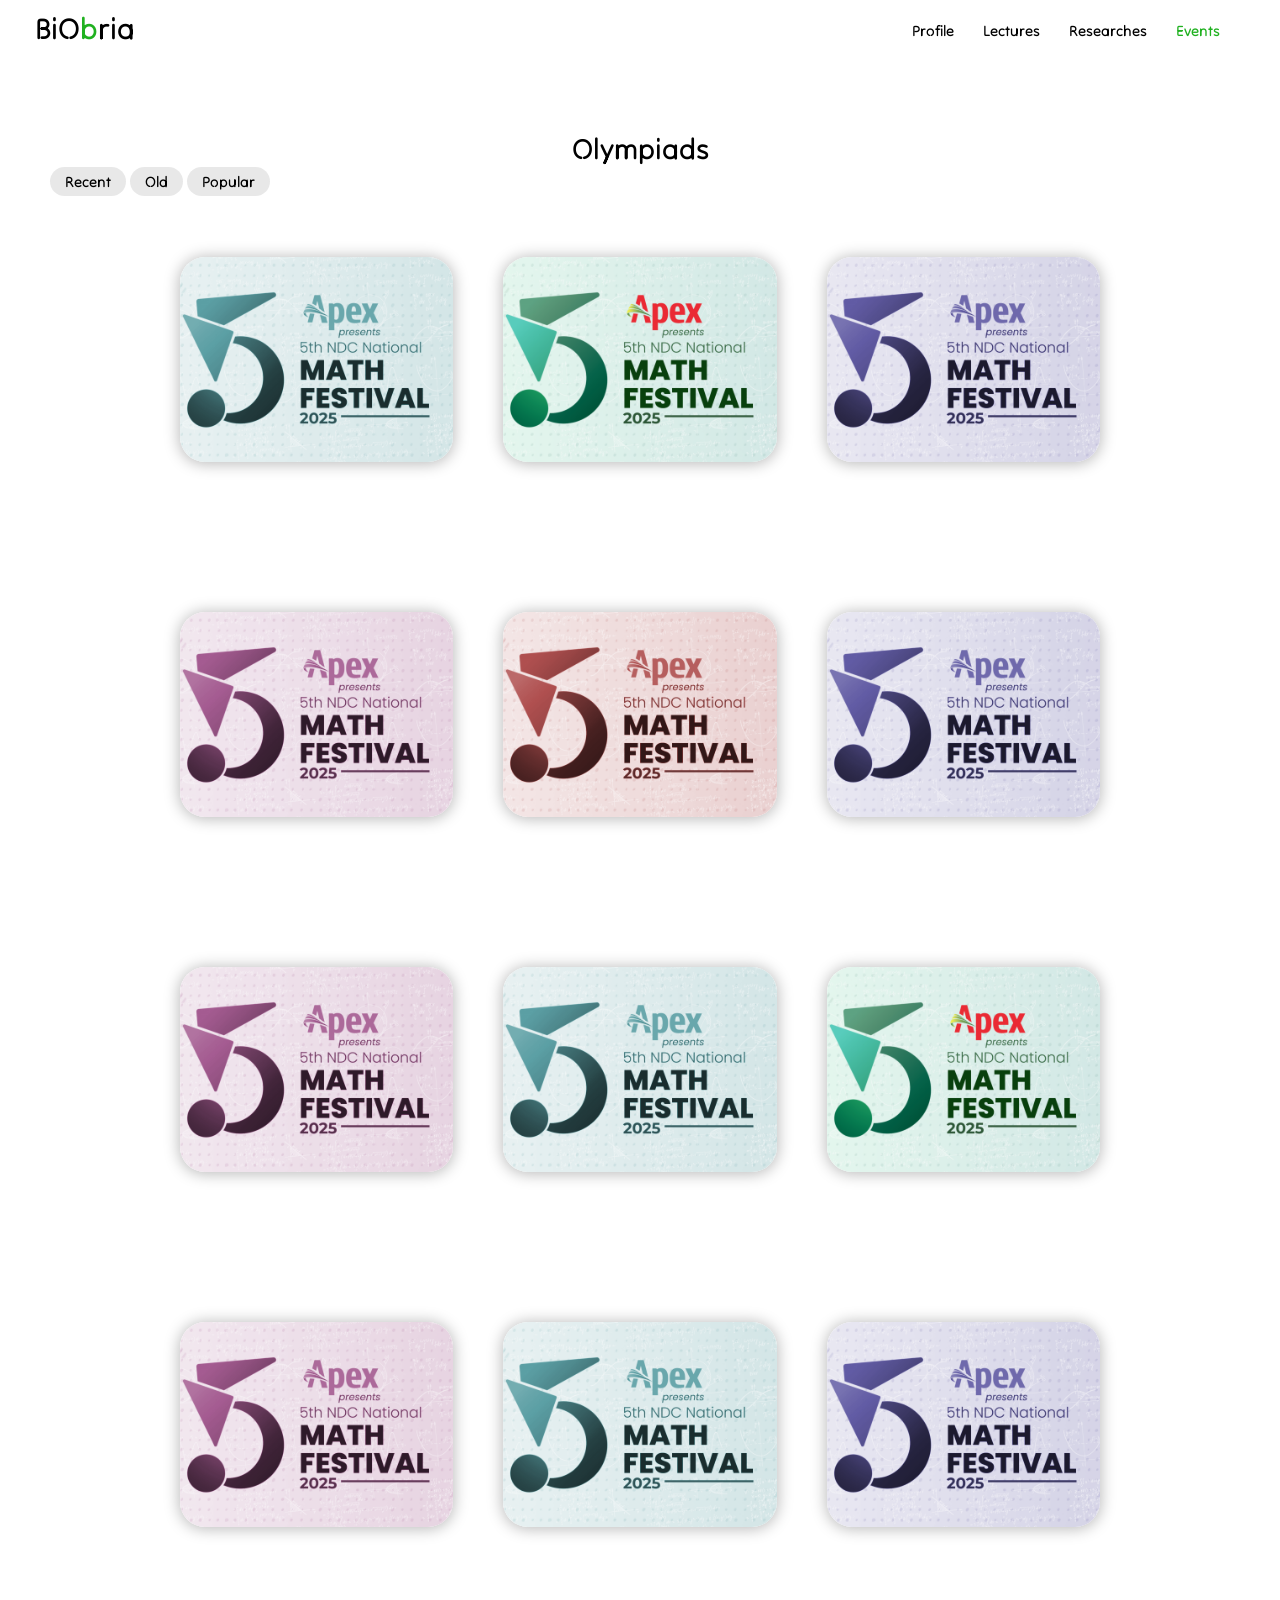
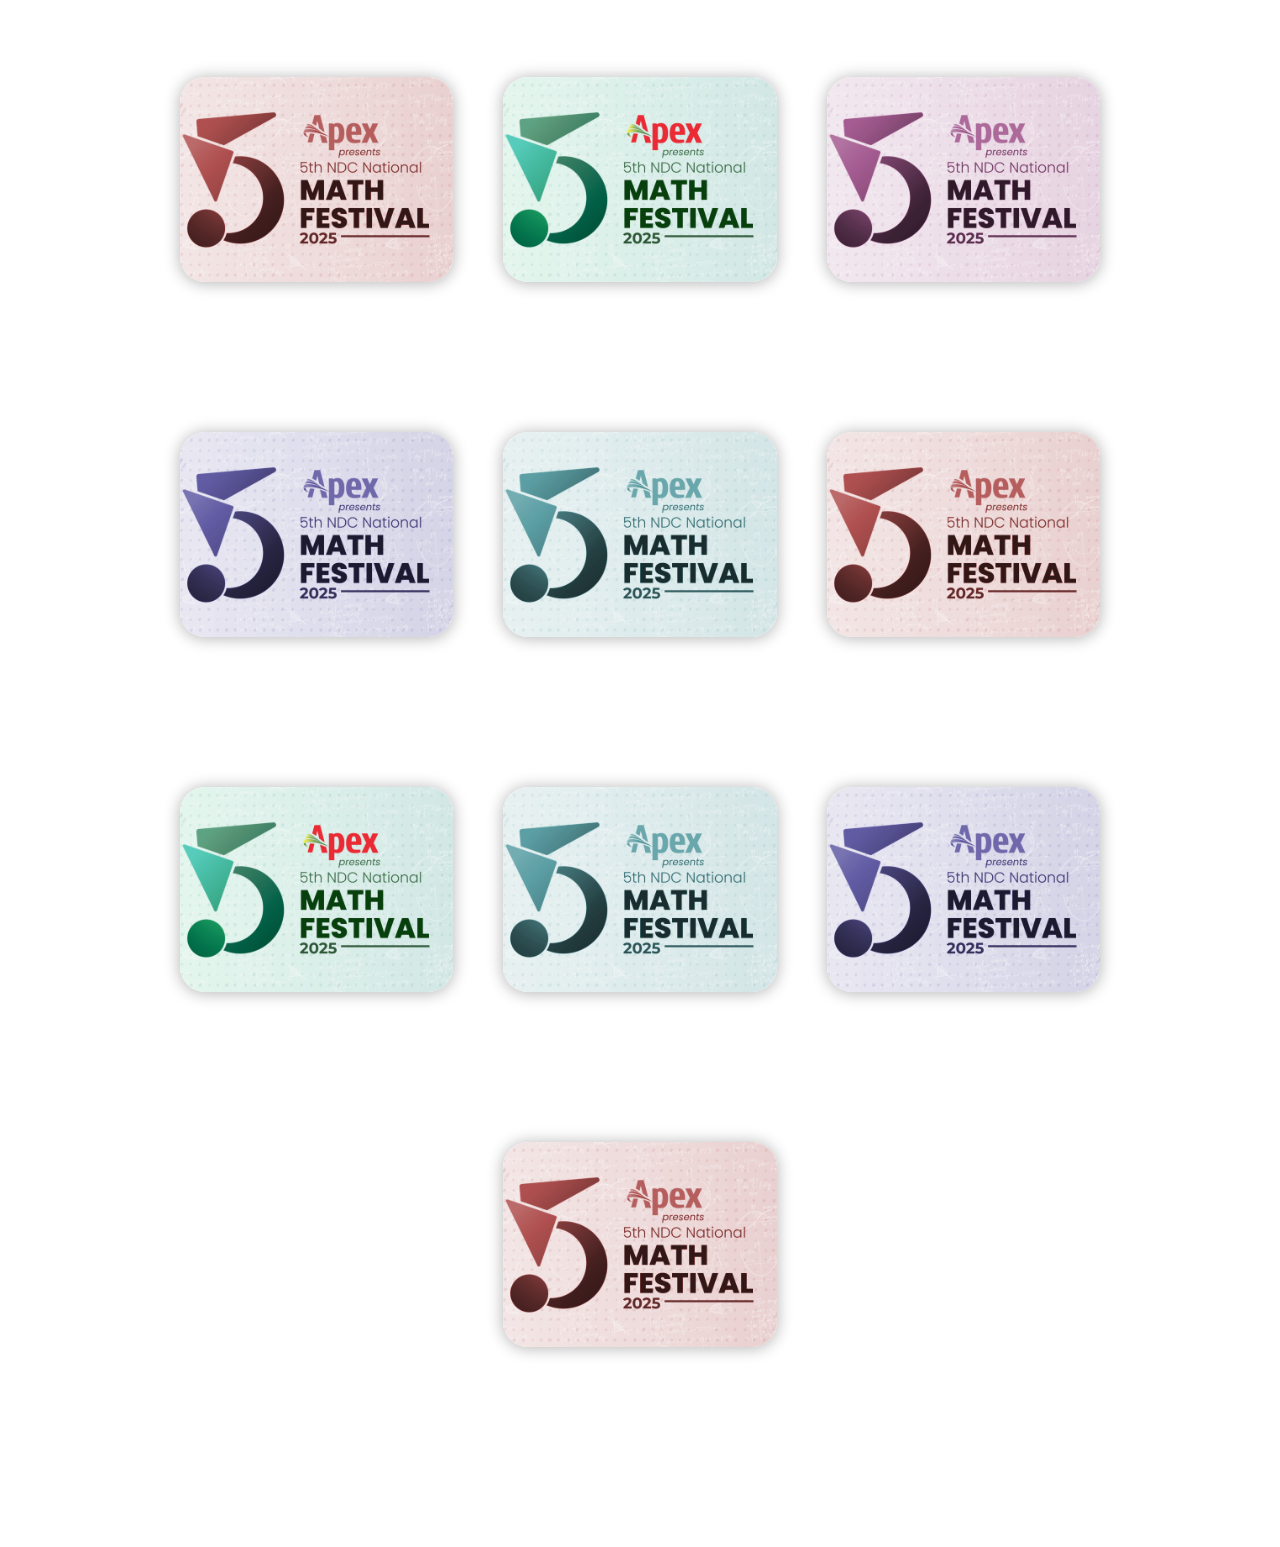
<file: events.html>
<!DOCTYPE html>
<html lang="en">
<head>
    <meta charset="UTF-8">
    <meta http-equiv="X-UA-Compatible" content="IE=edge">
    <meta name="viewport" content="width=device-width, initial-scale=1.0">
    <style>

        @import url('https://fonts.googleapis.com/css2?family=Tilt+Neon&display=swap');


        * {
            margin: 0;
            padding: 0;
            font-family: "Tilt Neon", sans-serif;
            font-size: 20px;
            box-sizing: border-box;
        }

        a {
            font-size: 15px;
            text-decoration: none;
            color: #000;
        }

        nav {
            z-index: 999;
            background-color: rgb(255, 255, 255);
            font-family: "Tilt Neon", sans-serif;
            font-size: 20px;
            height: 56px;
            width: 100%;
            padding: 0 35px;
            position: fixed;
            top: 0;
            display: flex;
            justify-content: space-between;
            align-items: center;
        }
        
        span {
            color: rgb(32, 177, 32);
        }

        nav .links a:not(:last-child) {
            margin-right: 25px;
        }

        nav .logo, span {
            font-size: 30px;
            font-weight: 600;
        }
        
        #events {
            color: rgb(32, 177, 32);
        }

        .sidebar {
            background-color: rgba(255, 255, 255, 0.144);
            backdrop-filter: blur(10px);
            position: fixed;
            top: 0;
            padding: 0px;
            height: 900px;
            width: 400px;
            display: none;
            flex-direction: column;
            align-items: flex-start;
            justify-content: flex-start;
            gap: 0px;
            z-index: 999;
        }

        .sidebar a {
            display: flex;
            align-items: center;
            padding: 25px;
            width: 100%;
            height: 50px;
            font-size: 19px;
            font-family: 'Segoe UI', Tahoma, Geneva, Verdana, sans-serif;
        }

        .sidebar a:hover {
            background-color: rgba(0, 0, 0, 0.164);
        }

        .menu {
            display: none;
        }

        .container {
            margin-top: 130px;
            display: flex;
            flex-direction: column;
        }

        .container h1 {
            text-align: center;
            font-size: 29px;
        }

        .type {
            margin-left: 50px;
            margin-bottom: 15px;
        }
        
        .container .type a{
            border-radius: 25px;
            padding: 5px 15px;
            background-color: rgba(212, 211, 211, 0.527);
            transition: all 0.3s ease;
        }

        .container .type a:hover {
            background-color: rgba(175, 175, 175, 0.527);
        }

        .container .type a:active {
            background-color: rgba(150, 150, 150, 0.527);
        }

        .information {
            padding: 50px 19px 200px;
            gap: 150px 50px;
            display: flex;
            flex-wrap: wrap;
            align-content: flex-end;
            justify-content: center;
        }

        .information .subcontainer img {
            border-radius: 15px;
            width: 300px;
        }

        .container .information .subcontainer button {
            background-color: rgb(94, 179, 248);
            border: none;
            border-radius: 20px;
            padding: 10px 20px;
            transition: all 0.3s ease;
            cursor: pointer;
        }

        .container .information .subcontainer button:hover {
            background-color: rgba(98, 185, 255, 0.774);
        }

        .container .information .subcontainer button:active {
            background-color: rgb(158, 167, 173);
        }

        .subcontainer {
            background-color: rgba(204, 224, 255, 0.521);
            background-image: url();
            background-position: center;
            background-size: 500px;
            background-repeat: no-repeat;
            backdrop-filter: blur(10px);
            width: 22%;
            height: 235px;
            margin:0;
            border-radius: 25px;
            padding:0;            
            transition: all 0.5s ease;
            box-shadow: 0px 1px 15px 1px rgba(0, 0, 0, 0.274);
        }

        .subcontainer:hover {
            box-shadow: 0px 1px 15px 1px rgba(0, 0, 0, 0.527);
            background-size: 525px;
            scale: 1.03;
        }

        @media(max-width: 1400px){
            .subcontainer {
                height: 205px;
                background-size: 400px;
            }

            .subcontainer:hover {
                box-shadow: 0px 1px 15px 1px rgba(0, 0, 0, 0.527);
                background-size: 419px;
                scale: 1.03;
            }
        
        }
        
        @media(max-width: 400px) {
            nav {
                padding: 0 19px;
            }

            nav .logo {
                font-size: 25px;
            }

            .sidebar {
                width: 100vh;
                inset: 0 0 0 0;
            }
            
            .menu {
                display: flex;
            }
            
            .hide {
                display: none;
            } 

            .type {
                display: flex;
                justify-content: center;
                gap: 13px;
                margin-left: 0px;
                margin-top: 7px;
            }
            
            .information {
                padding: 50px 19px 200px;
                gap: 100px 50px;
                display: flex;
                flex-direction: column;
                flex-wrap: wrap;
                align-content: center;
                justify-content: flex-start;
            }
            
            .subcontainer {
                background-color: rgba(204, 224, 255, 0.521);
                background-image: url();
                background-position: center;
                background-size: 400px;
                background-repeat: no-repeat;
                backdrop-filter: blur(10px);
                width: 100%;
                height: 215px;
                margin:0;
                border-radius: 25px;
                padding:0;            
                transition: all 0.5s ease;
                box-shadow: 0px 1px 15px 1px rgba(0, 0, 0, 0.274);
            }
            
            .subcontainer:hover {
                box-shadow: 0px 1px 15px 1px rgba(0, 0, 0, 0.527);
                background-size: 425px;
                scale: 1.03;
            }
            
        }
        
    </style>
    <title>BiObria</title>
</head>
<body>
    <nav>
        <a class="logo" href="index.html">BiO<span>b</span>ria</a>
        <div class="sidebar" >
            <a onclick="closesidebar()" href="#"><svg xmlns="http://www.w3.org/2000/svg" height="24px" viewBox="0 -960 960 960" width="24px" fill="#5f6368"><path d="m256-200-56-56 224-224-224-224 56-56 224 224 224-224 56 56-224 224 224 224-56 56-224-224-224 224Z"/></a>
            <a href="profile.html">Profile</a>
            <a href="lectures.html">Lectures</a>
            <a href="researches.html">Researches</a>
            <a href="events.html" id="events">Events</a>
        </div>

        <div class="links">
            <a class="hide" href="profile.html">Profile</a>
            <a class="hide" href="lectures.html">Lectures</a>
            <a class="hide" href="researches.html">Researches</a>
            <a class="hide" href="events.html" id="events">Events</a>
            <a onclick="showsidebar()" class="menu" href="#"><svg xmlns="http://www.w3.org/2000/svg" height="24px" viewBox="0 -960 960 960" width="24px" fill="#000"><path d="M120-240v-80h720v80H120Zm0-200v-80h720v80H120Zm0-200v-80h720v80H120Z"/></svg></a>
        </div>
    </nav>

    <div class="container">

        <h1>Olympiads</h1>
        
        <div class="type">
            <a href="">Recent</a>
            <a href="">Old</a>
            <a href="">Popular</a>
        </div>

        <div class="container2">
            <div class="information">
                <a class="subcontainer" href="https://www.facebook.com/events/1102800581441746/" title="click to see!" style="background-image: url(assets/mathclub1.png);"></a>
                <a class="subcontainer" title="click to see!" style="background-image: url(assets/mathclub.png);"></a>
                <a class="subcontainer" title="click to see!" style="background-image: url(assets/mathclub2.png);"></a>
                <a class="subcontainer" title="click to see!" style="background-image: url(assets/mathclub3.png);"></a>
                <a class="subcontainer" title="click to see!" style="background-image: url(assets/mathclub4.png);"></a>
                <a class="subcontainer" title="click to see!" style="background-image: url(assets/mathclub2.png);"></a>
                <a class="subcontainer" title="click to see!" style="background-image: url(assets/mathclub3.png);"></a>
                <a class="subcontainer" title="click to see!" style="background-image: url(assets/mathclub1.png);"></a>
                <a class="subcontainer" title="click to see!" style="background-image: url(assets/mathclub.png);"></a>
                <a class="subcontainer" title="click to see!" style="background-image: url(assets/mathclub3.png);"></a>
                <a class="subcontainer" title="click to see!" style="background-image: url(assets/mathclub1.png);"></a>
                <a class="subcontainer" title="click to see!" style="background-image: url(assets/mathclub2.png);"></a>
                <a class="subcontainer" title="click to see!" style="background-image: url(assets/mathclub4.png);"></a>
                <a class="subcontainer" title="click to see!" style="background-image: url(assets/mathclub.png);"></a>
                <a class="subcontainer" title="click to see!" style="background-image: url(assets/mathclub3.png);"></a>
                <a class="subcontainer" title="click to see!" style="background-image: url(assets/mathclub2.png);"></a>
                <a class="subcontainer" title="click to see!" style="background-image: url(assets/mathclub1.png);"></a>
                <a class="subcontainer" title="click to see!" style="background-image: url(assets/mathclub4.png);"></a>
                <a class="subcontainer" title="click to see!" style="background-image: url(assets/mathclub.png);"></a>
                <a class="subcontainer" title="click to see!" style="background-image: url(assets/mathclub1.png);"></a>
                <a class="subcontainer" title="click to see!" style="background-image: url(assets/mathclub2.png);"></a>
                <a class="subcontainer" title="click to see!" style="background-image: url(assets/mathclub4.png);"></a>
            </div>
        </div>
        
    </div>
    
    <script>
        function showsidebar() {
            const sidebar = document.querySelector('.sidebar')
            sidebar.style.display = 'flex';
        }

        function closesidebar() {
            const sidebar = document.querySelector('.sidebar')
            sidebar.style.display = 'none';
        }
        
    </script>
    
    
</body>
</html>
</file>
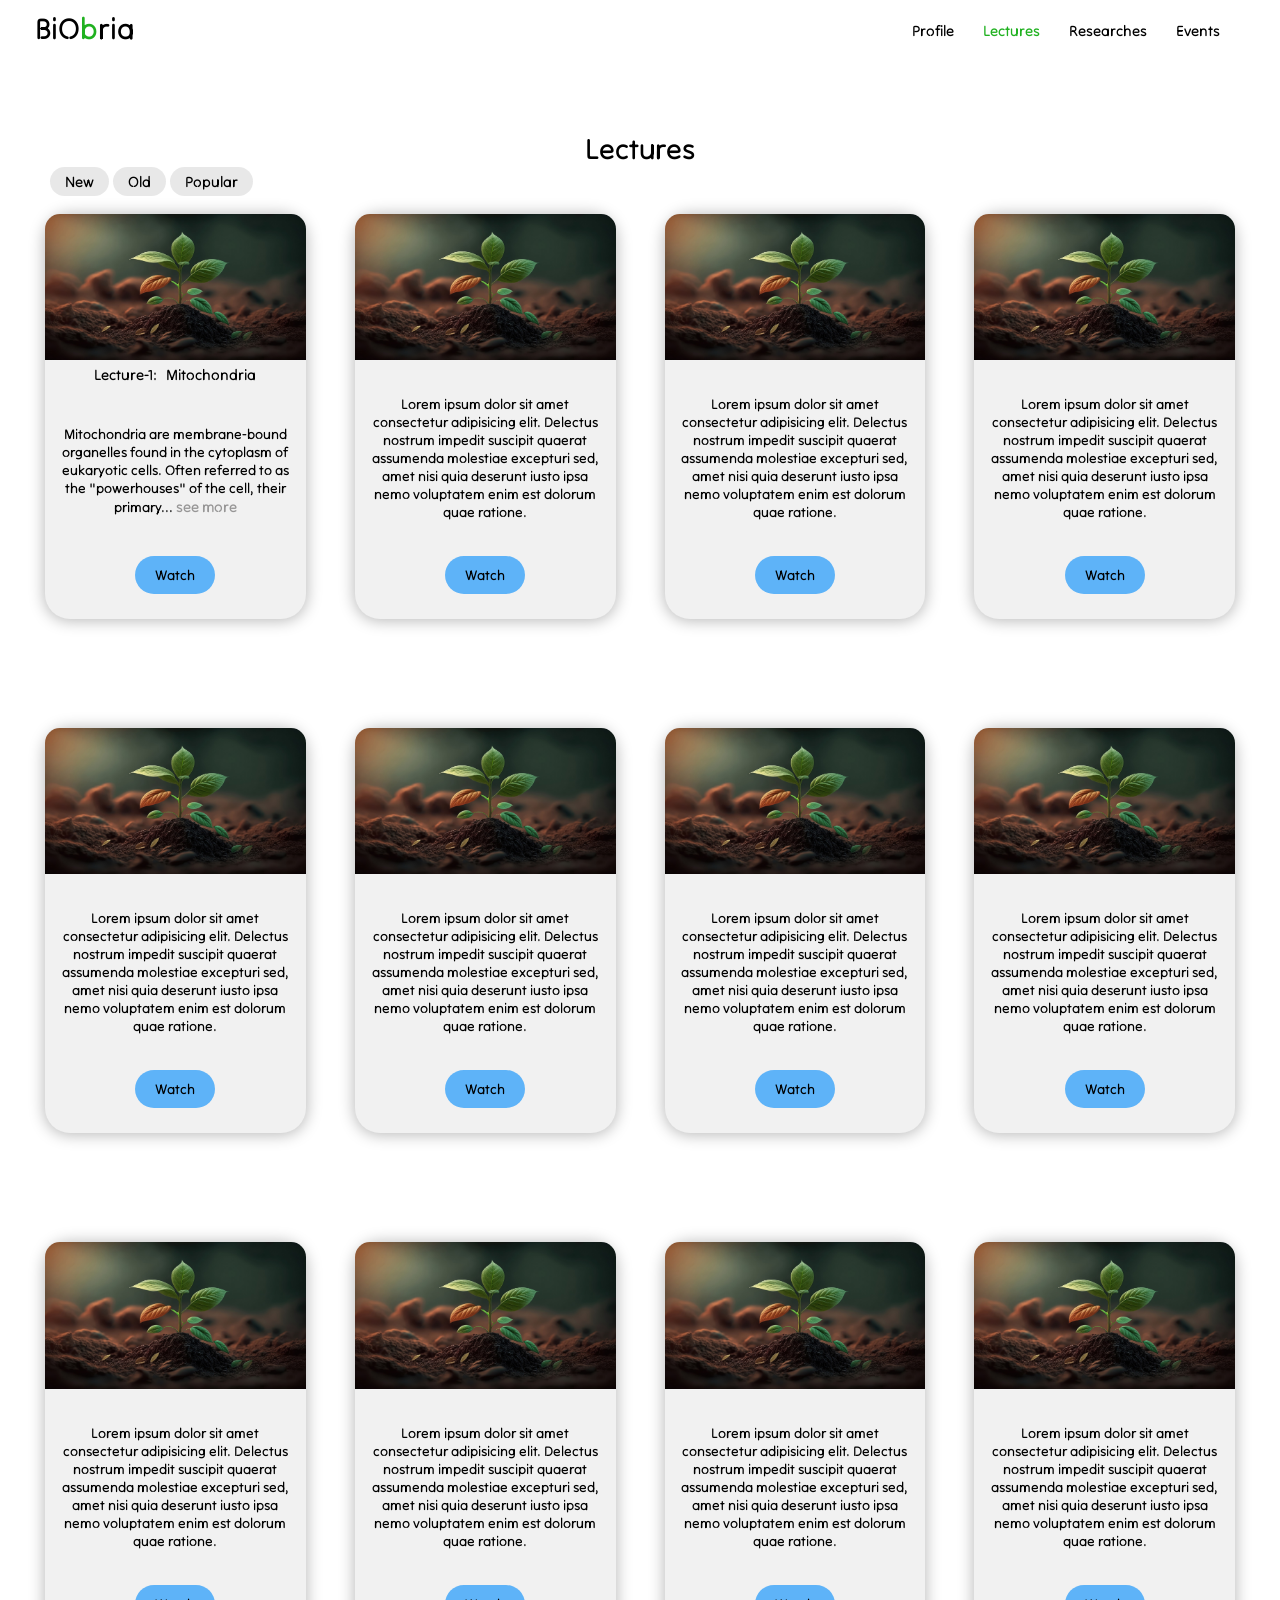
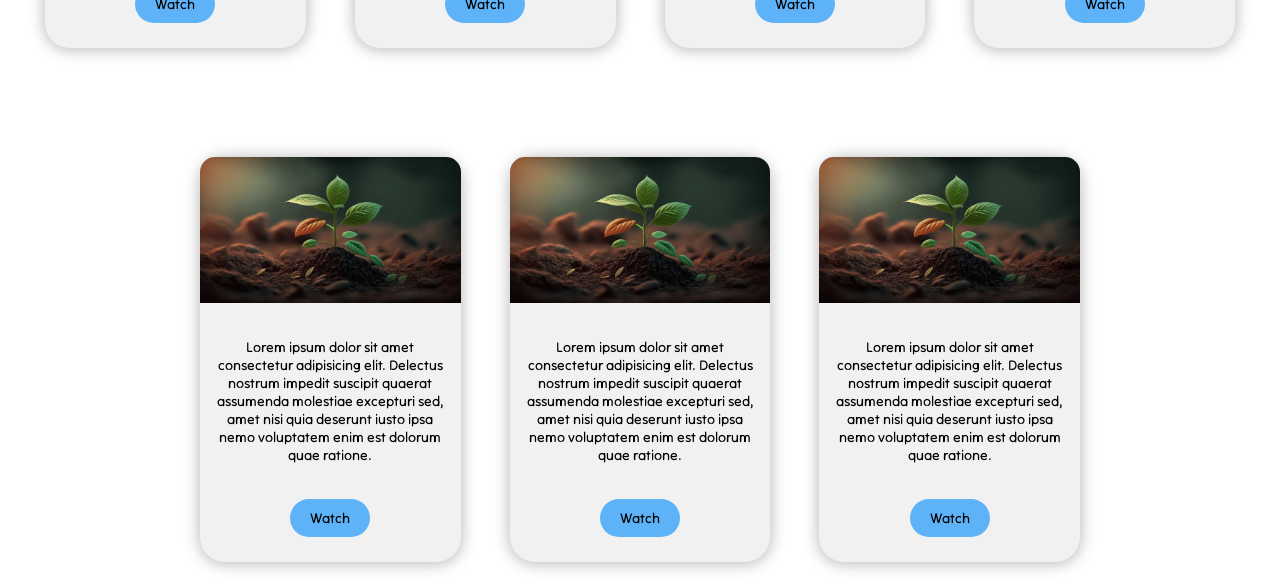
<file: lectures.html>
<!DOCTYPE html>
<html lang="en">
<head>
    <meta charset="UTF-8">
    <meta http-equiv="X-UA-Compatible" content="IE=edge">
    <meta name="viewport" content="width=device-width, initial-scale=1.0">
    <style>

        @import url('https://fonts.googleapis.com/css2?family=Tilt+Neon&display=swap');


        * {
            margin: 0;
            padding: 0;
            font-family: "Tilt Neon", sans-serif;
            font-size: 20px;
            box-sizing: border-box;
        }

        a {
            text-decoration: none;
            color: #000;
            font-size: 15px;
        }

        nav {
            z-index: 999;
            background-color: rgb(255, 255, 255);
            font-family: "Tilt Neon", sans-serif;
            font-size: 20px;
            height: 56px;
            width: 100%;
            padding: 0 35px;
            position: fixed;
            top: 0;
            display: flex;
            justify-content: space-between;
            align-items: center;
        }
        
        span {
            color: rgb(32, 177, 32);
        }

        nav .links a:not(:last-child) {
            margin-right: 25px;
        }

        nav .logo, span {
            font-size: 30px;
            font-weight: 600;
        }
        
        #lectures {
            color: rgb(32, 177, 32);
        }

        .container {
            margin-top: 130px;
            display: flex;
            flex-direction: column;
        }

        .container h1 {
            text-align: center;
            font-size: 29px;
        }

        .type {
            margin-left: 50px;
            margin-bottom: 15px;
        }
        
        .container .type a{
            border-radius: 25px;
            padding: 5px 15px;
            background-color: rgba(212, 211, 211, 0.527);
            transition: all 0.3s ease;
        }

        .container .type a:hover {
            background-color: rgba(175, 175, 175, 0.527);
        }

        .container .type a:active {
            background-color: rgba(150, 150, 150, 0.527);
        }

        .information {
            padding: 0 19px 19px;
            display: flex;
            flex-wrap: wrap;
            align-content: flex-start;
            justify-content: center;
            gap: 95px 15px;
        }
        
        /*rgba(204, 224, 255, 0.521)*/
        .subcontainer {
            background-color: rgb(241, 241, 241);
            width: 15%;
            margin: 7px;
            border-radius: 25px;
            text-align: center;
            padding: 0px 0px 25px;
            display: flex;
            flex-direction: column;
            align-items: center;
            justify-content: space-between;
            gap: 35px;
            box-shadow: 0px 1px 15px 1px rgba(0, 0, 0, 0.274);
            transition: all 0.3s ease;
        }

        .subcontainer:hover {
            box-shadow: 0px 1px 15px 3px rgba(0, 0, 0, 0.315);
            scale: 1.03;
        }

        .subcontainer p {
            font-size: 14px;
            padding: 0 15px;
        }
        
        .information .subcontainer img {
            border-radius: 15px 15px 0 0;
            width: 100%;
        }
        
        .subcontainer .img h1 {
            margin: 0;
        }

        .subcontainer .img h1 pre {
            font-size: 15px;
        }


        .container .information .subcontainer button {
            background-color: rgb(94, 179, 248);
            border: none;
            border-radius: 20px;
            font-size: 14px;
            padding: 10px 20px;
            transition: all 0.3s ease;
            cursor: pointer;
        }

        .container .information .subcontainer button:hover {
            background-color: rgba(119, 192, 252, 0.774);
        }

        .container .information .subcontainer button:active {
            background-color: rgb(158, 167, 173);
        }

        .sidebar {
            background-color: rgba(255, 255, 255, 0.144);
            backdrop-filter: blur(10px);
            position: fixed;
            top: 0;
            padding: 0px;
            height: 900px;
            width: 400px;
            display: none;
            flex-direction: column;
            align-items: flex-start;
            justify-content: flex-start;
            gap: 0px;
            z-index: 999;
        }

        .sidebar a {
            display: flex;
            align-items: center;
            padding: 25px;
            width: 100%;
            height: 50px;
            font-size: 19px;
            font-family: 'Segoe UI', Tahoma, Geneva, Verdana, sans-serif;
        }

        .sidebar a:hover {
            background-color: rgba(0, 0, 0, 0.164);
        }

        .menu {
            display: none;
        }

        @media(max-width: 1400px) {
            .subcontainer {
                width: 21%;
            }

            .information {
                gap: 95px 35px;
            }
        
        }
        
        @media(max-width: 400px) {
            nav {
                padding: 0 19px;
            }

            nav .logo {
                font-size: 25px;
            }

            .sidebar {
                width: 100vh;
                inset: 0 0 0 0;
            }
            
            .menu {
                display: flex;
            }
            
            .hide {
                display: none;
            } 

            .container {
                margin-top: 90px;
            }
            
            .container h1 {
                text-align: center;
                margin-bottom: 55px;
                font-size: 35px;
            }

            .type {
                margin: 0;
                display: flex;
                justify-content: center;
                align-items: center;
                gap: 15px;
                margin-bottom: 35px;
            }

            .information .subcontainer img {
                border-radius: 15px 15px 0 0;
                width: 100%;
            }
            
            .subcontainer {
                background-color: rgb(241, 241, 241);
                width: 100%;
                margin: 0px;
                border-radius: 25px;
                text-align: center;
                padding: 0px 0px 25px;
                display: flex;
                flex-direction: column;
                align-items: center;
                justify-content: space-between;
                gap: 35px;
                box-shadow: 0px 1px 15px 1px rgba(0, 0, 0, 0.274);
                transition: all 0.3s ease;
            }
            
        }
        
    </style>
    <title>BiObria</title>
</head>
<body>
    <nav>
        <a class="logo" href="index.html">BiO<span>b</span>ria</a>
        <div class="sidebar" >
            <a onclick="closesidebar()" href="#"><svg xmlns="http://www.w3.org/2000/svg" height="24px" viewBox="0 -960 960 960" width="24px" fill="#5f6368"><path d="m256-200-56-56 224-224-224-224 56-56 224 224 224-224 56 56-224 224 224 224-56 56-224-224-224 224Z"/></a>
            <a id="profile" href="profile.html">Profile</a>
            <a href="lectures.html" id="lectures">Lectures</a>
            <a href="researches.html">Researches</a>
            <a href="events.html">Events</a>
        </div>

        <div class="links">
            <a class="hide" href="profile.html">Profile</a>
            <a class="hide" href="lectures.html" id="lectures">Lectures</a>
            <a class="hide" href="researches.html">Researches</a>
            <a class="hide" href="events.html">Events</a>
            <a onclick="showsidebar()" class="menu" href="#"><svg xmlns="http://www.w3.org/2000/svg" height="24px" viewBox="0 -960 960 960" width="24px" fill="#000"><path d="M120-240v-80h720v80H120Zm0-200v-80h720v80H120Zm0-200v-80h720v80H120Z"/></svg></a>
        </div>
    </nav>

    <div class="container">

        <h1>Lectures</h1>
        
        <div class="type">
            <a href="">New</a>
            <a href="">Old</a>
            <a href="">Popular</a>
        </div>

        <div class="container2">
            <div class="information">
                <div class="subcontainer">
                    <div class="img">
                        <img src="assets/img4.jpg" alt="">
                        <h1><pre>Lecture-1:   Mitochondria</pre></h1>
                    </div>
                    <p>
                        Mitochondria are membrane-bound organelles found in the cytoplasm of eukaryotic cells. 
                        Often referred to as the "powerhouses" of the cell, their primary... <a href="inner/video.html" style="color: rgb(151, 150, 150);">see more</a>
                    </p>
                    <a href="inner/video.html">
                        <button>Watch</button>
                    </a>
                </div>
                <div class="subcontainer">
                    <img src="assets/img4.jpg" alt="">
                    <p>
                        Lorem ipsum dolor sit amet consectetur adipisicing elit. Delectus nostrum 
                        impedit suscipit quaerat assumenda molestiae excepturi sed, amet nisi quia 
                        deserunt iusto ipsa nemo voluptatem enim est dolorum quae ratione.
                    </p>
                    <button>Watch</button>
                </div>
                <div class="subcontainer">
                    <img src="assets/img4.jpg" alt="">
                    <p>
                        Lorem ipsum dolor sit amet consectetur adipisicing elit. Delectus nostrum 
                        impedit suscipit quaerat assumenda molestiae excepturi sed, amet nisi quia 
                        deserunt iusto ipsa nemo voluptatem enim est dolorum quae ratione.
                    </p>
                    <button>Watch</button>
                </div>
                <div class="subcontainer">
                    <img src="assets/img4.jpg" alt="">
                    <p>
                        Lorem ipsum dolor sit amet consectetur adipisicing elit. Delectus nostrum 
                        impedit suscipit quaerat assumenda molestiae excepturi sed, amet nisi quia 
                        deserunt iusto ipsa nemo voluptatem enim est dolorum quae ratione.
                    </p>
                    <button>Watch</button>
                </div>
                <div class="subcontainer">
                    <img src="assets/img4.jpg" alt="">
                    <p>
                        Lorem ipsum dolor sit amet consectetur adipisicing elit. Delectus nostrum 
                        impedit suscipit quaerat assumenda molestiae excepturi sed, amet nisi quia 
                        deserunt iusto ipsa nemo voluptatem enim est dolorum quae ratione.
                    </p>
                    <button>Watch</button>
                </div>
                <div class="subcontainer">
                    <img src="assets/img4.jpg" alt="">
                    <p>
                        Lorem ipsum dolor sit amet consectetur adipisicing elit. Delectus nostrum 
                        impedit suscipit quaerat assumenda molestiae excepturi sed, amet nisi quia 
                        deserunt iusto ipsa nemo voluptatem enim est dolorum quae ratione.
                    </p>
                    <button>Watch</button>
                </div>
                <div class="subcontainer">
                    <img src="assets/img4.jpg" alt="">
                    <p>
                        Lorem ipsum dolor sit amet consectetur adipisicing elit. Delectus nostrum 
                        impedit suscipit quaerat assumenda molestiae excepturi sed, amet nisi quia 
                        deserunt iusto ipsa nemo voluptatem enim est dolorum quae ratione.
                    </p>
                    <button>Watch</button>
                </div>
                <div class="subcontainer">
                    <img src="assets/img4.jpg" alt="">
                    <p>
                        Lorem ipsum dolor sit amet consectetur adipisicing elit. Delectus nostrum 
                        impedit suscipit quaerat assumenda molestiae excepturi sed, amet nisi quia 
                        deserunt iusto ipsa nemo voluptatem enim est dolorum quae ratione.
                    </p>
                    <button>Watch</button>
                </div>
                <div class="subcontainer">
                    <img src="assets/img4.jpg" alt="">
                    <p>
                        Lorem ipsum dolor sit amet consectetur adipisicing elit. Delectus nostrum 
                        impedit suscipit quaerat assumenda molestiae excepturi sed, amet nisi quia 
                        deserunt iusto ipsa nemo voluptatem enim est dolorum quae ratione.
                    </p>
                    <button>Watch</button>
                </div>
                <div class="subcontainer">
                    <img src="assets/img4.jpg" alt="">
                    <p>
                        Lorem ipsum dolor sit amet consectetur adipisicing elit. Delectus nostrum 
                        impedit suscipit quaerat assumenda molestiae excepturi sed, amet nisi quia 
                        deserunt iusto ipsa nemo voluptatem enim est dolorum quae ratione.
                    </p>
                    <button>Watch</button>
                </div>
                <div class="subcontainer">
                    <img src="assets/img4.jpg" alt="">
                    <p>
                        Lorem ipsum dolor sit amet consectetur adipisicing elit. Delectus nostrum 
                        impedit suscipit quaerat assumenda molestiae excepturi sed, amet nisi quia 
                        deserunt iusto ipsa nemo voluptatem enim est dolorum quae ratione.
                    </p>
                    <button>Watch</button>
                </div>
                <div class="subcontainer">
                    <img src="assets/img4.jpg" alt="">
                    <p>
                        Lorem ipsum dolor sit amet consectetur adipisicing elit. Delectus nostrum 
                        impedit suscipit quaerat assumenda molestiae excepturi sed, amet nisi quia 
                        deserunt iusto ipsa nemo voluptatem enim est dolorum quae ratione.
                    </p>
                    <button>Watch</button>
                </div>
                <div class="subcontainer">
                    <img src="assets/img4.jpg" alt="">
                    <p>
                        Lorem ipsum dolor sit amet consectetur adipisicing elit. Delectus nostrum 
                        impedit suscipit quaerat assumenda molestiae excepturi sed, amet nisi quia 
                        deserunt iusto ipsa nemo voluptatem enim est dolorum quae ratione.
                    </p>
                    <button>Watch</button>
                </div>
                <div class="subcontainer">
                    <img src="assets/img4.jpg" alt="">
                    <p>
                        Lorem ipsum dolor sit amet consectetur adipisicing elit. Delectus nostrum 
                        impedit suscipit quaerat assumenda molestiae excepturi sed, amet nisi quia 
                        deserunt iusto ipsa nemo voluptatem enim est dolorum quae ratione.
                    </p>
                    <button>Watch</button>
                </div>
                <div class="subcontainer">
                    <img src="assets/img4.jpg" alt="">
                    <p>
                        Lorem ipsum dolor sit amet consectetur adipisicing elit. Delectus nostrum 
                        impedit suscipit quaerat assumenda molestiae excepturi sed, amet nisi quia 
                        deserunt iusto ipsa nemo voluptatem enim est dolorum quae ratione.
                    </p>
                    <button>Watch</button>
                </div>
            </div>
        </div>
        
    </div>
    
    <script>
        function showsidebar() {
            const sidebar = document.querySelector('.sidebar')
            sidebar.style.display = 'flex';
        }

        function closesidebar() {
            const sidebar = document.querySelector('.sidebar')
            sidebar.style.display = 'none';
        }
        
    </script>
    
</body>
</html>
</file>
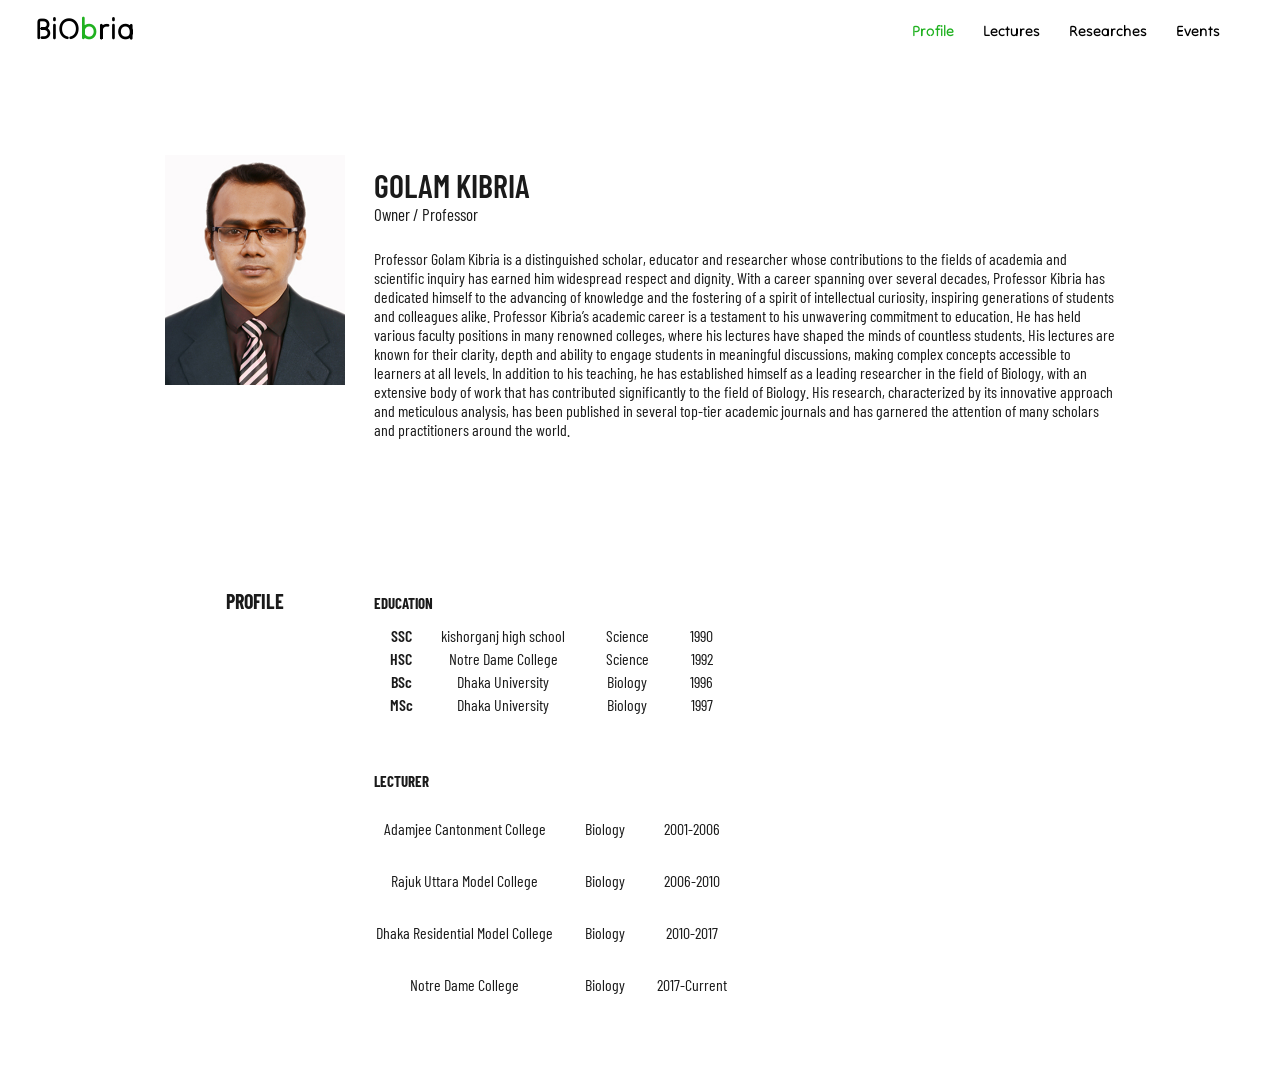
<file: profile.html>
<!DOCTYPE html>
<html lang="en">
<head>
    <meta charset="UTF-8">
    <meta http-equiv="X-UA-Compatible" content="IE=edge">
    <meta name="viewport" content="width=device-width, initial-scale=1.0">
    <style>
        @import url('https://fonts.googleapis.com/css2?family=Barlow+Condensed:ital,wght@0,100;0,200;0,300;0,400;0,500;0,600;0,700;0,800;0,900;1,100;1,200;1,300;1,400;1,500;1,600;1,700;1,800;1,900&family=Playwrite+DE+Grund:wght@100..400&family=Quicksand:wght@300..700&display=swap');
        @import url('https://fonts.googleapis.com/css2?family=Tilt+Neon&display=swap');

        
        * {
            margin: 0;
            padding: 0;
            box-sizing: border-box;
            font-style: normal;
        }
        
        body {
            color: #1A1A1A;
            font-family: "Barlow Condensed", sans-serif;
            display: flex;
            justify-content: center;
        }

        a {
            font-size: 15px;
            text-decoration: none;
            color: #000;
        }

        nav {
            z-index: 999;
            background-color: rgb(255, 255, 255);
            font-family: "Tilt Neon", sans-serif;
            font-size: 20px;
            height: 56px;
            width: 100%;
            padding: 0 35px;
            position: fixed;
            top: 0;
            display: flex;
            justify-content: space-between;
            align-items: center;
        }
        
        span {
            color: rgb(32, 177, 32);
        }

        nav .links a:not(:last-child) {
            margin-right: 25px;
        }

        nav .logo, span {
            font-size: 30px;
            font-weight: 600;
        }

        #profile {
            color: rgb(32, 177, 32);
        }
        
        .container {
            background-color: rgb(255, 255, 255);
            width: 1000px;
            padding: 25px;
        }
        
        .container .prologue {
            margin-top: 130px;
            display: flex;
            justify-content: space-around;
            align-items: flex-start;
            gap: 29px;
        }

        .container .prologue img {
            width: 180px;
            height: 230px;
            object-fit: cover;
        }

        .container .prologue .information {
            padding-top: 11px;
            display: flex;
            flex-direction: column;
            gap: 25px;
        }

        .container .prologue .information .name-designation h1 {
            font-weight: 600;
        }
        
        .container .prologue .information .name-designation h2 {
            font-size: 17px;
            font-weight: 400;
        }

        /* genuine-profile */
        .container .genuine-profile {
            margin-top: 150px;
            display: flex;
            justify-content: flex-start;
            align-items: flex-start;
            gap: 29px;
        }

        .container .genuine-profile .header {
            width: 180px;
            display: flex;
            align-items: flex-start;
            justify-content: center;
        }

        .container .genuine-profile h1 {
            font-weight: 600px;
            font-size: 20px;
        }

        .container .genuine-profile .education, .lecturer {
            margin-bottom: 50px;
            padding-top: 5px;
            display: flex;
            flex-direction: column;
            gap: 11px;
        }

        .container .genuine-profile .education h2, .lecturer h2 {
            font-size: 15px;
            font-weight: 700;
        }

        .container .genuine-profile .education table tbody tr,.lecturer table tbody tr {
            height: 21px;
        }

        .container .genuine-profile .education table tbody tr th {
            font-weight: 600;
        }

        .sidebar {
            background-color: rgba(255, 255, 255, 0.144);
            backdrop-filter: blur(10px);
            position: fixed;
            top: 0;
            padding: 0px;
            height: 900px;
            width: 400px;
            display: none;
            flex-direction: column;
            align-items: flex-start;
            justify-content: flex-start;
            gap: 0px;
            z-index: 999;
        }

        .sidebar a {
            display: flex;
            align-items: center;
            padding: 25px;
            width: 100%;
            height: 50px;
            font-size: 19px;
            font-family: 'Segoe UI', Tahoma, Geneva, Verdana, sans-serif;
        }

        .sidebar a:hover {
            background-color: rgba(0, 0, 0, 0.164);
        }

        .menu {
            display: none;
        }

        footer{
            background-color: rgba(0, 0, 0, 0.918);
            color: white;
            padding: 25px 50px;
        }

        footer .info-container {
            display: flex;
            align-items: flex-start;
            justify-content: space-between;
        }

        footer .left {
            margin: 0;
            padding: 0;
            display: flex;
            flex-direction: column;
            align-items: flex-start;
        }

        footer .left .motto p {
            font-family: "Barlow Condensed", sans-serif;
            font-weight: 100;
            font-style: italic;
            font-size: 21px;
        }

        footer .left .logo img{
            height: 85px;
            margin-bottom: 25px;
        }

        footer .right {
            display: flex;
            flex-direction: column;
            gap: 50px;
        }

        footer .right .links{
            display: flex;
            gap: 30px;
        }

        footer .right .links a {
            transition: all 0.3s ease;
        }

        footer .right .links a:hover {
            color: #52ff78;
        }

        footer .right .social {
            display: flex;
            align-items: center;
            justify-content: center;
            gap: 20px;
        }

        footer .right .social .social-c {

            width: 50px;
            height: 50px;
            flex-direction: column-reverse;
            display: flex;
            align-items: center;
        }

        footer .right .social i{
            font-size: 30px;
            color: #fff;
            cursor: pointer;
            transition: all 0.3s ease;
        }

        footer .right .social i:hover {
            font-size: 50px;
            color: #28f053;
        }

        footer .right a {
            color: white;
        }

        footer .copyright {
            text-align: center;
            font-size: 13px;
            font-weight: 100;
            margin-top: 70px;
        }
        
        @media(max-width: 1400px) {
            footer{
                background-color: rgba(0, 0, 0, 0.918);
                color: white;
                padding: 25px 50px;
            }

            footer .info-container {
                display: flex;
                align-items: flex-start;
                justify-content: space-between;
            }

            footer .left .logo img{
                height: 85px;
                margin-bottom: 20px;
            }
        
            footer .motto p {
                font-size: 17px;
            }
        }
        
        @media(max-width: 800px) {
            footer{
                background-color: rgba(0, 0, 0, 0.918);
                color: white;
                padding: 25px 25px;
            }
            
            footer .info-container {
                display: flex;
                align-items: flex-start;
                justify-content: space-between;
            }
            
            footer .left {
                padding: 0 40px 0 0;
            }
            
            footer .left .logo img{
                height: 85px;
                margin-bottom: 20px;
            }
        
            footer .info-container .right .links a {
                font-size: 13px;
            }
        
            footer .motto p {
                font-size: 17px;
            }
        }
        
        @media(max-width: 400px) {
            
            nav {
                padding: 0 19px;
                height: 50px;
            }

            nav .logo {
                font-size: 25px;
            }

            .sidebar {
                width: 100vh;
                inset: 0 0 0 0;
            }
            
            .menu {
                display: flex;
            }
            
            .hide {
                display: none;
            }
            
            .container .prologue {
                display: flex;
                flex-direction: column;
                align-items: center;
            }

            .prologue .information {
                align-items: center;
                text-align: justify;
                padding: 0 11px;
            }

            .prologue .information .name-designation {
                text-align: center;
            }

            .genuine-profile {
                flex-direction: column;
                
            }

            .container .genuine-profile .header {
                width: 100%;
                display: flex;
                align-items: center;
                justify-content: center;
            }

            footer{
                background-color: rgba(0, 0, 0, 0.918);
                color: white;
                padding: 25px 25px;
            }

            footer .info-container {
                display: flex;
                flex-direction: column;
                align-items: center;
                justify-content: space-between;
                gap: 70px;
            }

            footer .left {
                margin: 0;
                padding: 0;
                display: flex;
                flex-direction: column;
                align-items: center;
            }

            footer .left .motto p {
                text-align: center;
                font-size: 21px;
            }

            footer .left .logo img{
                height: 85px;
                margin-bottom: 13px;
            }

            footer .right {
                display: flex;
                flex-direction: column;
                gap: 50px;
            }

            footer .right .links{
                display: flex;
                gap: 30px;
            }

            footer .right .links a {
                transition: all 0.3s ease;
            }

            footer .right .links a:hover {
                color: #52ff78;
            }

            footer .right .social {
                display: flex;
                align-items: center;
                justify-content: center;
                gap: 20px;
            }

            footer .right .social .social-c {

                width: 50px;
                height: 50px;
                flex-direction: column-reverse;
                display: flex;
                align-items: center;
            }

            footer .right .social i{
                font-size: 30px;
                color: #fff;
                cursor: pointer;
                transition: all 0.3s ease;
            }

            footer .right .social i:hover {
                font-size: 50px;
                color: #28f053;
            }

            footer .right a {
                color: white;
            }

            footer .copyright {
                font-size: 10px;
            }    
        }
        
    </style>
    <title>BiObria</title>
</head>
<body>
    <nav>
        <a class="logo" href="index.html">BiO<span>b</span>ria</a>
        <div class="sidebar" >
            <a onclick="closesidebar()" href="#"><svg xmlns="http://www.w3.org/2000/svg" height="24px" viewBox="0 -960 960 960" width="24px" fill="#5f6368"><path d="m256-200-56-56 224-224-224-224 56-56 224 224 224-224 56 56-224 224 224 224-56 56-224-224-224 224Z"/></a>
            <a id="profile" href="profile.html">Profile</a>
            <a href="lectures.html">Lectures</a>
            <a href="researches.html">Researches</a>
            <a href="events.html">Events</a>
        </div>
        
        <div class="links">
            <a class="hide" href="profile.html" id="profile">Profile</a>
            <a class="hide" href="lectures.html">Lectures</a>
            <a class="hide" href="researches.html">Researches</a>
            <a class="hide" href="events.html">Events</a>
            <a onclick="showsidebar()" class="menu" href="#"><svg xmlns="http://www.w3.org/2000/svg" height="24px" viewBox="0 -960 960 960" width="24px" fill="#000"><path d="M120-240v-80h720v80H120Zm0-200v-80h720v80H120Zm0-200v-80h720v80H120Z"/></svg></a>
        </div>
    </nav>

    <div class="container">
        <div class="prologue">
            <img src="assets/Sir Kibria.png" alt="">
            <div class="information">
                <div class="name-designation">
                    <h1>GOLAM KIBRIA</h1>
                    <h2>Owner / Professor</h2>
                </div>
                <p>Professor Golam Kibria is a distinguished scholar, educator and researcher whose contributions to 
                    the fields of academia and scientific inquiry has earned him widespread respect and dignity. With 
                    a career spanning over several decades, Professor Kibria has dedicated himself to the advancing 
                    of knowledge and the fostering of a spirit of intellectual curiosity, inspiring generations of 
                    students and colleagues alike. Professor Kibria’s academic career is a testament to his 
                    unwavering commitment to education. He has held various faculty positions in many renowned 
                    colleges, where his lectures have shaped the minds of countless students. His lectures are 
                    known for their clarity, depth and ability to engage students in meaningful discussions, 
                    making complex concepts accessible to learners at all levels. In addition to his teaching, 
                    he has established himself as a leading researcher in the field of Biology, with an extensive 
                    body of work that has contributed significantly to the field of Biology. His research, 
                    characterized by its innovative approach and meticulous analysis, has been published in 
                    several top-tier academic journals and has garnered the attention of many scholars and 
                    practitioners around the world.
                </p>
            </div>
        </div>

        <div class="genuine-profile">
            <div class="header">
                <h1>PROFILE</h1>
            </div>
            <div class="information2">
                <div class="education">
                    <h2>EDUCATION</h2>
                    <table>
                        <tbody>
                            <tr align="center">
                                <th>SSC</th>
                                <td width="150">kishorganj high school</td>
                                <td>Science</td>
                                <td>1990</td>
                            </tr>
                            <tr align="center">
                                <th>HSC</th>
                                <td>Notre Dame College</td>
                                <td>Science</td>
                                <td>1992</td>
                            </tr>
                            <tr align="center">
                                <th>BSc</th>
                                <td>Dhaka University</td>
                                <td>Biology</td>
                                <td>1996</td>
                            </tr>
                            <tr align="center">
                                <th>MSc</th>
                                <td>Dhaka University</td>
                                <td>Biology</td>
                                <td>1997</td>
                            </tr>
                        </tbody>
                    </table>
                </div>
                <div class="lecturer">
                    <h2>LECTURER</h2>
                    <table>
                        <tbody>
                            <tr align="center">
                                <td height="50">Adamjee Cantonment College</td>
                                <td width="100">Biology</td>
                                <td>2001-2006</td>
                            </tr>
                            <tr align="center">
                                <td height="50">Rajuk Uttara Model College</td>
                                <td>Biology</td>
                                <td>2006-2010</td>
                            </tr>
                            <tr align="center">
                                <td height="50">Dhaka Residential Model College</td>
                                <td>Biology</td>
                                <td>2010-2017</td>
                            </tr>
                            <tr align="center">
                                <td height="50">Notre Dame College</td>
                                <td>Biology</td>
                                <td>2017-Current</td>
                            </tr>
                        </tbody>
                    </table>
                </div>
            </div>
        </div>
        
    </div>
    
    <script>
        function showsidebar() {
            const sidebar = document.querySelector('.sidebar')
            sidebar.style.display = 'flex';
        }

        function closesidebar() {
            const sidebar = document.querySelector('.sidebar')
            sidebar.style.display = 'none';
        }
        
    </script>
    
</body>
</html>
</file>
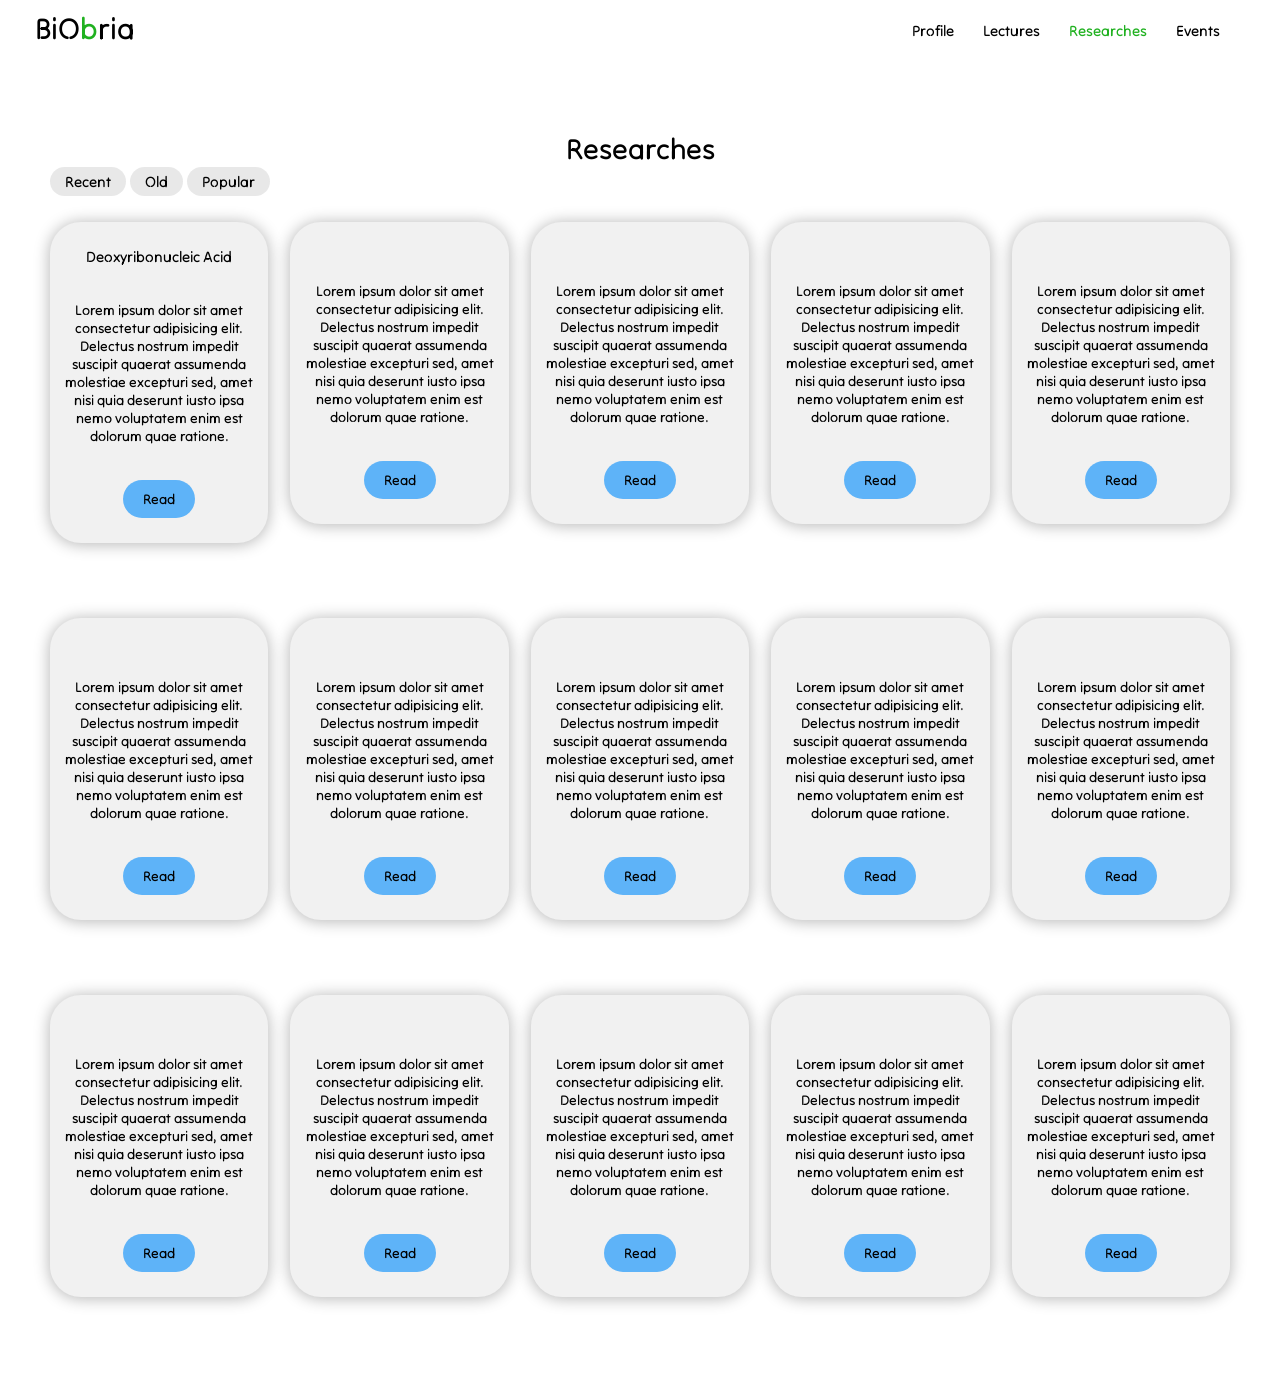
<file: researches.html>
<!DOCTYPE html>
<html lang="en">
<head>
    <meta charset="UTF-8">
    <meta http-equiv="X-UA-Compatible" content="IE=edge">
    <meta name="viewport" content="width=device-width, initial-scale=1.0">
    <style>

        @import url('https://fonts.googleapis.com/css2?family=Tilt+Neon&display=swap');


        * {
            margin: 0;
            padding: 0;
            font-family: "Tilt Neon", sans-serif;
            font-size: 20px;
            box-sizing: border-box;
        }

        a {
            font-size: 15px;
            text-decoration: none;
            color: #000;
        }

        nav {
            z-index: 999;
            background-color: rgb(255, 255, 255);
            font-family: "Tilt Neon", sans-serif;
            font-size: 20px;
            height: 56px;
            width: 100%;
            padding: 0 35px;
            position: fixed;
            top: 0;
            display: flex;
            justify-content: space-between;
            align-items: center;
        }
        
        span {
            color: rgb(32, 177, 32);
        }

        nav .links a:not(:last-child) {
            margin-right: 25px;
        }

        nav .logo, span {
            font-size: 30px;
            font-weight: 600;
        }
        
        #researches {
            color: rgb(32, 177, 32);
        }

        .sidebar {
            background-color: rgba(255, 255, 255, 0.144);
            backdrop-filter: blur(10px);
            position: fixed;
            top: 0;
            padding: 0px;
            height: 900px;
            width: 400px;
            display: none;
            flex-direction: column;
            align-items: flex-start;
            justify-content: flex-start;
            gap: 0px;
            z-index: 999;
        }

        .sidebar a {
            display: flex;
            align-items: center;
            padding: 25px;
            width: 100%;
            height: 50px;
            font-size: 19px;
            font-family: 'Segoe UI', Tahoma, Geneva, Verdana, sans-serif;
        }

        .sidebar a:hover {
            background-color: rgba(0, 0, 0, 0.164);
        }

        .menu {
            display: none;
        }

        .container {
            margin-top: 130px;
            display: flex;
            flex-direction: column;
        }

        .container h1 {
            text-align: center;
            font-size: 29px;
        }

        .type {
            margin-left: 50px;
            margin-bottom: 15px;
        }
        
        .container .type a{
            border-radius: 25px;
            padding: 5px 15px;
            background-color: rgba(212, 211, 211, 0.527);
            transition: all 0.3s ease;
        }

        .container .type a:hover {
            background-color: rgba(175, 175, 175, 0.527);
        }

        .container .type a:active {
            background-color: rgba(150, 150, 150, 0.527);
        }

        .information {
            margin: 15px 0 90px;
            padding: 0 50px;
            display: flex;
            flex-wrap: wrap;
            justify-content: space-between;
            align-items: flex-start;
            align-content: flex-start;
            gap: 75px 0;
        }
        
        .subcontainer {
            background-color: rgb(241, 241, 241);
            width: 18.5%;
            border-radius: 31px;
            text-align: center;
            padding: 25px 0;
            display: flex;
            flex-direction: column;
            justify-content: space-between;
            align-items: center;
            gap: 35px;
            box-shadow: 0px 1px 15px 1px rgba(0, 0, 0, 0.274);
            transition: all 0.3s ease;
        }
        
        .subcontainer:hover {
            box-shadow: 0px 1px 15px 3px rgba(0, 0, 0, 0.315);
            scale: 1.03;
        }

        .subcontainer .null h1 {
            font-size: 15px;
        }

        .subcontainer p {
            font-size: 14px;
            padding: 0 15px;
        }
        
        .information .subcontainer img {
            border-radius: 15px;
            width: 300px;
        }

        .container .information .subcontainer button {
            background-color: rgb(94, 179, 248);
            font-size: 14px;
            border: none;
            border-radius: 20px;
            padding: 10px 20px;
            transition: all 0.3s ease;
            cursor: pointer;
        }

        .container .information .subcontainer button:hover {
            background-color: rgba(98, 185, 255, 0.774);
        }

        .container .information .subcontainer button:active {
            background-color: rgb(158, 167, 173);
        }

        @media(max-width: 400px) {

            nav {
                padding: 0 19px;
            }

            nav .logo {
                font-size: 25px;
            }

            .sidebar {
                width: 100vh;
                inset: 0 0 0 0;
            }
            
            .menu {
                display: flex;
            }
            
            .hide {
                display: none;
            } 

            .type {
                margin-top: 11px;
                margin-left: 0px;
                margin-bottom: 15px;
                display: flex;
                justify-content: center;
                gap: 11px;
            }

            .information {
                margin: 35px 0 90px;
                padding: 0 23px;
                display: flex;
                flex-direction: column;
                flex-wrap: wrap;
                justify-content: space-between;
                align-items: flex-start;
                align-content: flex-start;
                gap: 75px 0;
            }
        
            .subcontainer {
                background-color: rgb(241, 241, 241);
                width: 100%;
                border-radius: 31px;
                text-align: center;
                padding: 25px 0;
                display: flex;
                flex-direction: column;
                justify-content: space-between;
                align-items: center;
                gap: 35px;
                box-shadow: 0px 1px 15px 1px rgba(0, 0, 0, 0.274);
                transition: all 0.3s ease;
            }
            
        }
        
    </style>
    <title>BiObria</title>
</head>
<body>
    <nav>
        <a class="logo" href="index.html">BiO<span>b</span>ria</a>
        <div class="sidebar" >
            <a onclick="closesidebar()" href="#"><svg xmlns="http://www.w3.org/2000/svg" height="24px" viewBox="0 -960 960 960" width="24px" fill="#5f6368"><path d="m256-200-56-56 224-224-224-224 56-56 224 224 224-224 56 56-224 224 224 224-56 56-224-224-224 224Z"/></a>
            <a href="profile.html">Profile</a>
            <a href="lectures.html">Lectures</a>
            <a href="researches.html" id="researches">Researches</a>
            <a href="events.html">Events</a>
        </div>

        <div class="links">
            <a class="hide" href="profile.html">Profile</a>
            <a class="hide" href="lectures.html" id="lectures">Lectures</a>
            <a class="hide" href="researches.html" id="researches">Researches</a>
            <a class="hide" href="events.html">Events</a>
            <a onclick="showsidebar()" class="menu" href="#"><svg xmlns="http://www.w3.org/2000/svg" height="24px" viewBox="0 -960 960 960" width="24px" fill="#000"><path d="M120-240v-80h720v80H120Zm0-200v-80h720v80H120Zm0-200v-80h720v80H120Z"/></svg></a>
        </div>
    </nav>

    <div class="container">

        <h1>Researches</h1>
        
        <div class="type">
            <a href="">Recent</a>
            <a href="">Old</a>
            <a href="">Popular</a>
        </div>

        <div class="container2">
            <div class="information">
                <div class="subcontainer">
                    <div class="null"><h1>Deoxyribonucleic Acid</h1></div>
                    <p>
                        Lorem ipsum dolor sit amet consectetur adipisicing elit. Delectus nostrum 
                        impedit suscipit quaerat assumenda molestiae excepturi sed, amet nisi quia 
                        deserunt iusto ipsa nemo voluptatem enim est dolorum quae ratione.
                    </p>
                    <a href="inner/article.html">
                        <button>Read</button>
                    </a>
                </div>
                <div class="subcontainer">
                    <div class="null"></div>
                    <p>
                        Lorem ipsum dolor sit amet consectetur adipisicing elit. Delectus nostrum 
                        impedit suscipit quaerat assumenda molestiae excepturi sed, amet nisi quia 
                        deserunt iusto ipsa nemo voluptatem enim est dolorum quae ratione.
                    </p>
                    <button>Read</button>
                </div>
                <div class="subcontainer">
                    <div class="null"></div>
                    <p>
                        Lorem ipsum dolor sit amet consectetur adipisicing elit. Delectus nostrum 
                        impedit suscipit quaerat assumenda molestiae excepturi sed, amet nisi quia 
                        deserunt iusto ipsa nemo voluptatem enim est dolorum quae ratione.
                    </p>
                    <button>Read</button>
                </div>
                <div class="subcontainer">
                    <div class="null"></div>
                    <p>
                        Lorem ipsum dolor sit amet consectetur adipisicing elit. Delectus nostrum 
                        impedit suscipit quaerat assumenda molestiae excepturi sed, amet nisi quia 
                        deserunt iusto ipsa nemo voluptatem enim est dolorum quae ratione.
                    </p>
                    <button>Read</button>
                </div>
                <div class="subcontainer">
                    <div class="null"></div>
                    <p>
                        Lorem ipsum dolor sit amet consectetur adipisicing elit. Delectus nostrum 
                        impedit suscipit quaerat assumenda molestiae excepturi sed, amet nisi quia 
                        deserunt iusto ipsa nemo voluptatem enim est dolorum quae ratione.
                    </p>
                    <button>Read</button>
                </div>
                <div class="subcontainer">
                    <div class="null"></div>
                    <p>
                        Lorem ipsum dolor sit amet consectetur adipisicing elit. Delectus nostrum 
                        impedit suscipit quaerat assumenda molestiae excepturi sed, amet nisi quia 
                        deserunt iusto ipsa nemo voluptatem enim est dolorum quae ratione.
                    </p>
                    <button>Read</button>
                </div>
                <div class="subcontainer">
                    <div class="null"></div>
                    <p>
                        Lorem ipsum dolor sit amet consectetur adipisicing elit. Delectus nostrum 
                        impedit suscipit quaerat assumenda molestiae excepturi sed, amet nisi quia 
                        deserunt iusto ipsa nemo voluptatem enim est dolorum quae ratione.
                    </p>
                    <button>Read</button>
                </div>
                <div class="subcontainer">
                    <div class="null"></div>
                    <p>
                        Lorem ipsum dolor sit amet consectetur adipisicing elit. Delectus nostrum 
                        impedit suscipit quaerat assumenda molestiae excepturi sed, amet nisi quia 
                        deserunt iusto ipsa nemo voluptatem enim est dolorum quae ratione.
                    </p>
                    <button>Read</button>
                </div>
                <div class="subcontainer">
                    <div class="null"></div>
                    <p>
                        Lorem ipsum dolor sit amet consectetur adipisicing elit. Delectus nostrum 
                        impedit suscipit quaerat assumenda molestiae excepturi sed, amet nisi quia 
                        deserunt iusto ipsa nemo voluptatem enim est dolorum quae ratione.
                    </p>
                    <button>Read</button>
                </div>
                <div class="subcontainer">
                    <div class="null"></div>
                    <p>
                        Lorem ipsum dolor sit amet consectetur adipisicing elit. Delectus nostrum 
                        impedit suscipit quaerat assumenda molestiae excepturi sed, amet nisi quia 
                        deserunt iusto ipsa nemo voluptatem enim est dolorum quae ratione.
                    </p>
                    <button>Read</button>
                </div>
                <div class="subcontainer">
                    <div class="null"></div>
                    <p>
                        Lorem ipsum dolor sit amet consectetur adipisicing elit. Delectus nostrum 
                        impedit suscipit quaerat assumenda molestiae excepturi sed, amet nisi quia 
                        deserunt iusto ipsa nemo voluptatem enim est dolorum quae ratione.
                    </p>
                    <button>Read</button>
                </div>
                <div class="subcontainer">
                    <div class="null"></div>
                    <p>
                        Lorem ipsum dolor sit amet consectetur adipisicing elit. Delectus nostrum 
                        impedit suscipit quaerat assumenda molestiae excepturi sed, amet nisi quia 
                        deserunt iusto ipsa nemo voluptatem enim est dolorum quae ratione.
                    </p>
                    <button>Read</button>
                </div>
                <div class="subcontainer">
                    <div class="null"></div>
                    <p>
                        Lorem ipsum dolor sit amet consectetur adipisicing elit. Delectus nostrum 
                        impedit suscipit quaerat assumenda molestiae excepturi sed, amet nisi quia 
                        deserunt iusto ipsa nemo voluptatem enim est dolorum quae ratione.
                    </p>
                    <button>Read</button>
                </div>
                <div class="subcontainer">
                    <div class="null"></div>
                    <p>
                        Lorem ipsum dolor sit amet consectetur adipisicing elit. Delectus nostrum 
                        impedit suscipit quaerat assumenda molestiae excepturi sed, amet nisi quia 
                        deserunt iusto ipsa nemo voluptatem enim est dolorum quae ratione.
                    </p>
                    <button>Read</button>
                </div>
                <div class="subcontainer">
                    <div class="null"></div>
                    <p>
                        Lorem ipsum dolor sit amet consectetur adipisicing elit. Delectus nostrum 
                        impedit suscipit quaerat assumenda molestiae excepturi sed, amet nisi quia 
                        deserunt iusto ipsa nemo voluptatem enim est dolorum quae ratione.
                    </p>
                    <button>Read</button>
                </div>
            </div>
        </div>
        
    </div>
    
    <script>
        function showsidebar() {
            const sidebar = document.querySelector('.sidebar')
            sidebar.style.display = 'flex';
        }

        function closesidebar() {
            const sidebar = document.querySelector('.sidebar')
            sidebar.style.display = 'none';
        }
        
    </script>
    
</body>
</html>
</file>
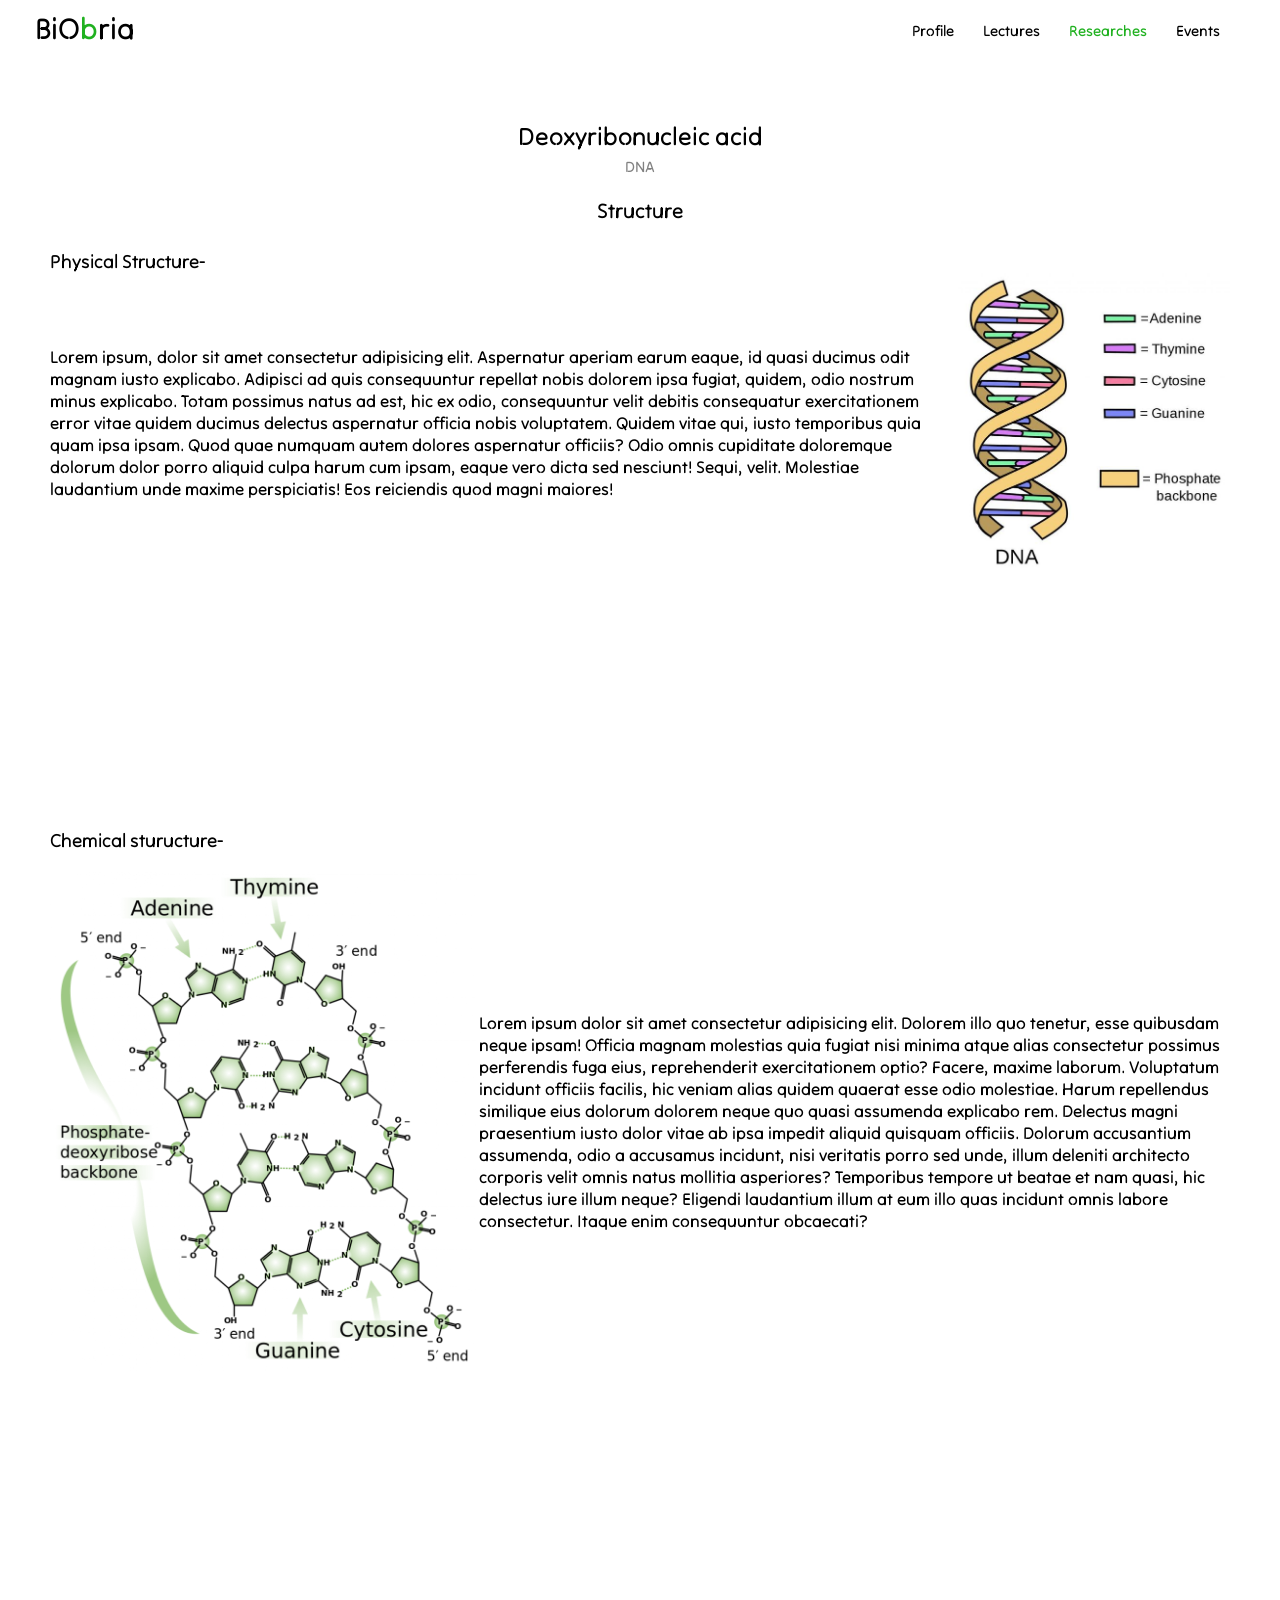
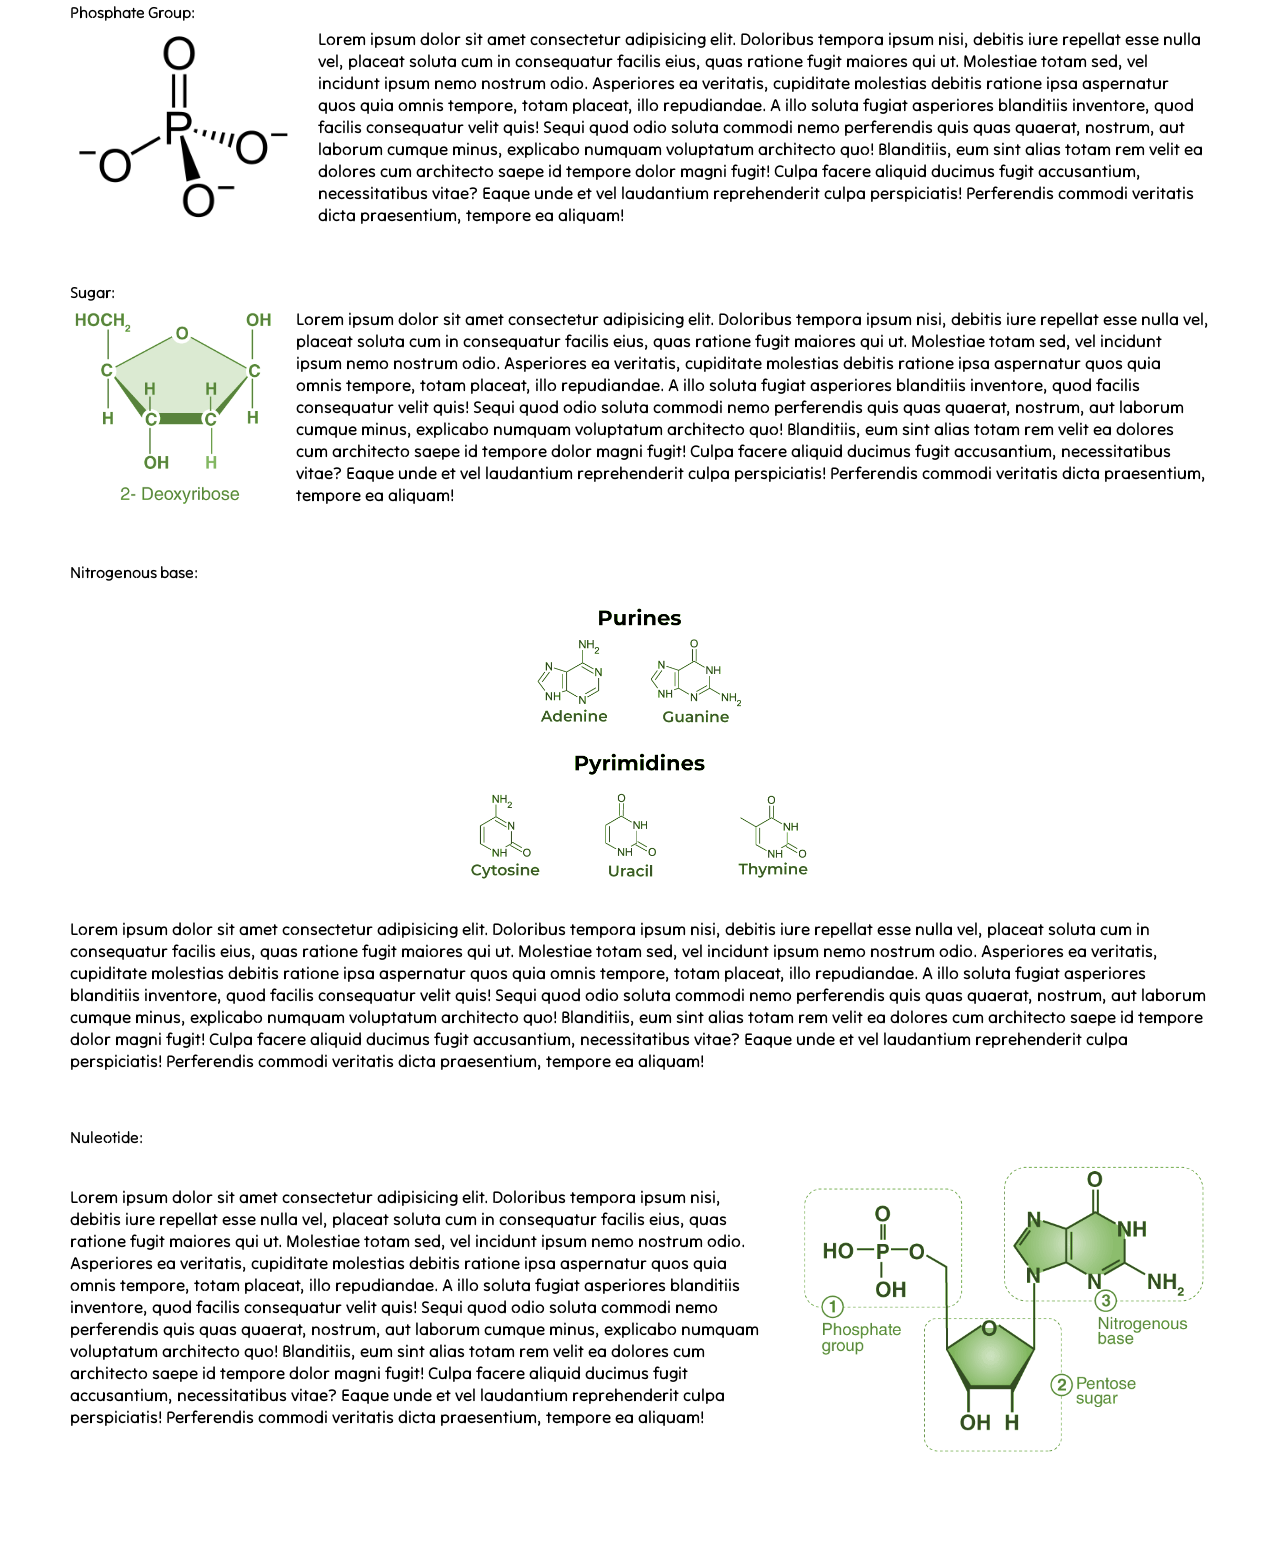
<file: inner/article.html>
<!DOCTYPE html>
<html lang="en">
<head>
    <meta charset="UTF-8">
    <meta http-equiv="X-UA-Compatible" content="IE=edge">
    <meta name="viewport" content="width=device-width, initial-scale=1.0">
    <style>
        @import url('https://fonts.googleapis.com/css2?family=Tilt+Neon&display=swap');


        * {
            margin: 0;
            padding: 0;
            font-family: "Tilt Neon", sans-serif;
            font-size: 20px;
            box-sizing: border-box;
        }

        a {
            text-decoration: none;
            color: #000;
            font-size: 15px;
        }

        nav {
            z-index: 999;
            background-color: rgb(255, 255, 255);
            font-family: "Tilt Neon", sans-serif;
            font-size: 20px;
            height: 56px;
            width: 100%;
            padding: 0 35px;
            position: fixed;
            top: 0;
            display: flex;
            justify-content: space-between;
            align-items: center;
        }
        
        span {
            color: rgb(32, 177, 32);
        }

        nav .links a:not(:last-child) {
            margin-right: 25px;
        }

        nav .logo, span {
            font-size: 30px;
            font-weight: 600;
        }
        
        #researches {
            color: rgb(32, 177, 32);
        }

        .sidebar {
            background-color: rgba(255, 255, 255, 0.144);
            backdrop-filter: blur(10px);
            position: fixed;
            top: 0;
            padding: 0px;
            height: 900px;
            width: 400px;
            display: none;
            flex-direction: column;
            align-items: flex-start;
            justify-content: flex-start;
            gap: 0px;
            z-index: 999;
        }

        .sidebar a {
            display: flex;
            align-items: center;
            padding: 25px;
            width: 100%;
            height: 50px;
            font-size: 19px;
            font-family: 'Segoe UI', Tahoma, Geneva, Verdana, sans-serif;
        }

        .sidebar a:hover {
            background-color: rgba(0, 0, 0, 0.164);
        }

        .menu {
            display: none;
        }
        
        .container {
            margin-top: 100px;
            padding: 20px 50px;
            display: flex;
            flex-direction: column;
            align-items: center;
            justify-content: flex-start;
            gap: 21px;
        }

        body .container .heading{
            display: flex;
            flex-direction: column;
            align-items: center;
            gap: 5px;
        }

        body .container .heading h1 {
            font-size: 25px;
        }
        
        body .container .heading h5 {
            color: rgba(0, 0, 0, 0.493);
            font-size: 15px;
        }

        .para {
            display: flex;
            flex-direction: column;
            align-items: center;
            gap: 25px;
        }

        
        .para h2 {
            font-size: 21px;
        }
        
        .para .subpara .subcontainer {
            padding: 20px 20px;
            display: flex;
            flex-direction: column;
            justify-content: flex-start;
            gap: 55px;
        }
        
        .para .subpara .description {
            display: flex;
            align-items: center;
            justify-content: space-between;
            gap: 35px;
        }
        
        .para .subpara .description img{
            height: 300px;
        }
        
        .para .subpara h3 {
            font-size: 19px;
        }
        
        .para .subpara p{
            font-size: 17px;
        }
        
        .para .subpara .subpara-II {
            display: flex;
            flex-direction: column;
            justify-content: flex-start;
            gap: 5px;
        }

        .para .subpara .subpara-II h4 {
            font-size: 16px;
        }

        .para .subpara .subpara-II .description-II {
            display: flex;
            align-items: center;
            gap: 21px;
        }

        .para .subpara .subcontainer .subpara-II .description-II img {
            height: 200px;
        }

        #nitro {
            display: flex;
            flex-direction: column;
        }

        #nitro img, #nucleotide img{
            height: 310px;
        }
        
        .chemical-structure {
            margin: 20px 0 210px;
            display: flex;
            align-items: center;
        }
        
        .chemical-structure img{
            height: 500px;
        }

        #subpara1 {
            padding-bottom: 230px;
        }

        @media(max-width: 400px) {
            nav {
                padding: 0 19px;
                height: 50px;
            }

            nav .logo {
                font-size: 25px;
            }

            .sidebar {
                width: 100vh;
                inset: 0 0 0 0;
            }
            
            .menu {
                display: flex;
            }
            
            .hide {
                display: none;
            }
            
            .container {
                padding: 0 25px;
            }
            
            .para .subpara .description {
                display: flex;
                flex-direction: column;
                align-items: center;
                justify-content: space-between;
                gap: 35px;
            }
        
            .para .subpara .description img{
                height: 300px;
            }
        
            .chemical-structure {
                flex-direction: column;
            }
            
            .para .subpara h3 {
                font-size: 19px;
            }
            
            .para .subpara p{
                font-size: 17px;
            }
            
            .para .subpara .subpara-II {
                display: flex;
                flex-direction: column;
                justify-content: flex-start;
                gap: 5px;
            }

            .para .subpara .subpara-II h4 {
                font-size: 16px;
            }

            .para .subpara .subpara-II .description-II {
                display: flex;
                flex-direction: column;
                align-items: center;
                gap: 21px;
            }

            #sugar img{
                height: 200px;
            }
            
            #nucleotide img {
                height: 210px;
            }

            .chemical-structure img{
                height: 290px;
                margin: 25px 0;
            }

            #nitro img {
                height: 200px;
            }

            
            
        }
        
        </style>
    <title>BiObria</title>
</head>
<body>
    <nav>
        <a class="logo" href="../index.html">BiO<span>b</span>ria</a>
        <div class="sidebar" >
            <a onclick="closesidebar()" href="#"><svg xmlns="http://www.w3.org/2000/svg" height="24px" viewBox="0 -960 960 960" width="24px" fill="#5f6368"><path d="m256-200-56-56 224-224-224-224 56-56 224 224 224-224 56 56-224 224 224 224-56 56-224-224-224 224Z"/></a>
            <a href="../profile.html">Profile</a>
            <a href="../lectures.html" >Lectures</a>
            <a href="../researches.html" id="researches">Researches</a>
            <a href="../events.html">Events</a>
        </div>

        <div class="links">
            <a class="hide" href="../profile.html">Profile</a>
            <a class="hide" href="../lectures.html">Lectures</a>
            <a class="hide" href="../researches.html" id="researches">Researches</a>
            <a class="hide" href="../events.html">Events</a>
            <a onclick="showsidebar()" class="menu" href="#"><svg xmlns="http://www.w3.org/2000/svg" height="24px" viewBox="0 -960 960 960" width="24px" fill="#000"><path d="M120-240v-80h720v80H120Zm0-200v-80h720v80H120Zm0-200v-80h720v80H120Z"/></svg></a>
        </div>
    </nav>
    
    <div class="container">
        <div class="heading">
            <h1>Deoxyribonucleic acid</h1>
            <h5>DNA</h5>
        </div>
        <div class="para">
            <h2>Structure</h2>
            <div class="subpara" id="subpara1">
                <h3>Physical Structure-</h3>
                <div class="description">
                    <p>Lorem ipsum, dolor sit amet consectetur adipisicing elit. Aspernatur aperiam earum eaque, id quasi ducimus odit magnam iusto explicabo. Adipisci ad quis consequuntur repellat nobis dolorem ipsa fugiat, quidem, odio nostrum minus explicabo. Totam possimus natus ad est, hic ex odio, consequuntur velit debitis consequatur exercitationem error vitae quidem ducimus delectus aspernatur officia nobis voluptatem. Quidem vitae qui, iusto temporibus quia quam ipsa ipsam. Quod quae numquam autem dolores aspernatur officiis? Odio omnis cupiditate doloremque dolorum dolor porro aliquid culpa harum cum ipsam, eaque vero dicta sed nesciunt! Sequi, velit. Molestiae laudantium unde maxime perspiciatis! Eos reiciendis quod magni maiores!</p>
                    <img src="../assets/DNA.jpg" alt="">
                </div>
            </div>
            <div class="subpara">
                <h3>Chemical sturucture-</h3>
                <div class="chemical-structure">
                    <img src="../assets/DNA_chemical_structure.png" alt="">
                    <p>Lorem ipsum dolor sit amet consectetur adipisicing elit. Dolorem illo quo tenetur, esse quibusdam neque ipsam! Officia magnam molestias quia fugiat nisi minima atque alias consectetur possimus perferendis fuga eius, reprehenderit exercitationem optio? Facere, maxime laborum. Voluptatum incidunt officiis facilis, hic veniam alias quidem quaerat esse odio molestiae. Harum repellendus similique eius dolorum dolorem neque quo quasi assumenda explicabo rem. Delectus magni praesentium iusto dolor vitae ab ipsa impedit aliquid quisquam officiis. Dolorum accusantium assumenda, odio a accusamus incidunt, nisi veritatis porro sed unde, illum deleniti architecto corporis velit omnis natus mollitia asperiores? Temporibus tempore ut beatae et nam quasi, hic delectus iure illum neque? Eligendi laudantium illum at eum illo quas incidunt omnis labore consectetur. Itaque enim consequuntur obcaecati?</p>
                </div>
                <div class="subcontainer">
                    <div class="subpara-II">
                        <h4>Phosphate Group:</h4>
                        <div class="description-II" id="phosphate">
                            <img src="../assets/Phosphat-group.png" alt="">
                            <p>Lorem ipsum dolor sit amet consectetur adipisicing elit. Doloribus tempora ipsum nisi, debitis iure repellat esse nulla vel, placeat soluta cum in consequatur facilis eius, quas ratione fugit maiores qui ut. Molestiae totam sed, vel incidunt ipsum nemo nostrum odio. Asperiores ea veritatis, cupiditate molestias debitis ratione ipsa aspernatur quos quia omnis tempore, totam placeat, illo repudiandae. A illo soluta fugiat asperiores blanditiis inventore, quod facilis consequatur velit quis! Sequi quod odio soluta commodi nemo perferendis quis quas quaerat, nostrum, aut laborum cumque minus, explicabo numquam voluptatum architecto quo! Blanditiis, eum sint alias totam rem velit ea dolores cum architecto saepe id tempore dolor magni fugit! Culpa facere aliquid ducimus fugit accusantium, necessitatibus vitae? Eaque unde et vel laudantium reprehenderit culpa perspiciatis! Perferendis commodi veritatis dicta praesentium, tempore ea aliquam!</p>
                        </div>
                    </div>
                    <div class="subpara-II">
                        <h4>Sugar:</h4>
                        <div class="description-II" id="sugar">
                            <img src="../assets/deoxyribose2.png" alt="">
                            <p>Lorem ipsum dolor sit amet consectetur adipisicing elit. Doloribus tempora ipsum nisi, debitis iure repellat esse nulla vel, placeat soluta cum in consequatur facilis eius, quas ratione fugit maiores qui ut. Molestiae totam sed, vel incidunt ipsum nemo nostrum odio. Asperiores ea veritatis, cupiditate molestias debitis ratione ipsa aspernatur quos quia omnis tempore, totam placeat, illo repudiandae. A illo soluta fugiat asperiores blanditiis inventore, quod facilis consequatur velit quis! Sequi quod odio soluta commodi nemo perferendis quis quas quaerat, nostrum, aut laborum cumque minus, explicabo numquam voluptatum architecto quo! Blanditiis, eum sint alias totam rem velit ea dolores cum architecto saepe id tempore dolor magni fugit! Culpa facere aliquid ducimus fugit accusantium, necessitatibus vitae? Eaque unde et vel laudantium reprehenderit culpa perspiciatis! Perferendis commodi veritatis dicta praesentium, tempore ea aliquam!</p>
                        </div>
                    </div>
                    <div class="subpara-II">
                        <h4>Nitrogenous base:</h4>
                        <div class="description-II" id="nitro">
                            <img src="../assets/nitrogenous base.png" alt="">
                            <p>Lorem ipsum dolor sit amet consectetur adipisicing elit. Doloribus tempora ipsum nisi, debitis iure repellat esse nulla vel, placeat soluta cum in consequatur facilis eius, quas ratione fugit maiores qui ut. Molestiae totam sed, vel incidunt ipsum nemo nostrum odio. Asperiores ea veritatis, cupiditate molestias debitis ratione ipsa aspernatur quos quia omnis tempore, totam placeat, illo repudiandae. A illo soluta fugiat asperiores blanditiis inventore, quod facilis consequatur velit quis! Sequi quod odio soluta commodi nemo perferendis quis quas quaerat, nostrum, aut laborum cumque minus, explicabo numquam voluptatum architecto quo! Blanditiis, eum sint alias totam rem velit ea dolores cum architecto saepe id tempore dolor magni fugit! Culpa facere aliquid ducimus fugit accusantium, necessitatibus vitae? Eaque unde et vel laudantium reprehenderit culpa perspiciatis! Perferendis commodi veritatis dicta praesentium, tempore ea aliquam!</p>
                        </div>
                    </div>
                    <div class="subpara-II">
                        <h4>Nuleotide:</h4>
                        <div class="description-II" id="nucleotide">
                            <p>Lorem ipsum dolor sit amet consectetur adipisicing elit. Doloribus tempora ipsum nisi, debitis iure repellat esse nulla vel, placeat soluta cum in consequatur facilis eius, quas ratione fugit maiores qui ut. Molestiae totam sed, vel incidunt ipsum nemo nostrum odio. Asperiores ea veritatis, cupiditate molestias debitis ratione ipsa aspernatur quos quia omnis tempore, totam placeat, illo repudiandae. A illo soluta fugiat asperiores blanditiis inventore, quod facilis consequatur velit quis! Sequi quod odio soluta commodi nemo perferendis quis quas quaerat, nostrum, aut laborum cumque minus, explicabo numquam voluptatum architecto quo! Blanditiis, eum sint alias totam rem velit ea dolores cum architecto saepe id tempore dolor magni fugit! Culpa facere aliquid ducimus fugit accusantium, necessitatibus vitae? Eaque unde et vel laudantium reprehenderit culpa perspiciatis! Perferendis commodi veritatis dicta praesentium, tempore ea aliquam!</p>
                            <img src="../assets/nucleotide.png" alt="">
                        </div>
                    </div>
                </div>
            </div>
        </div>
        <div class="para"></div>
        <div class="para"></div>
        <div class="para"></div>
    </div>

    <script>
        function showsidebar() {
            const sidebar = document.querySelector('.sidebar')
            sidebar.style.display = 'flex';
        }

        function closesidebar() {
            const sidebar = document.querySelector('.sidebar')
            sidebar.style.display = 'none';
        }
        
    </script>
    
</body>
</html>
</file>
